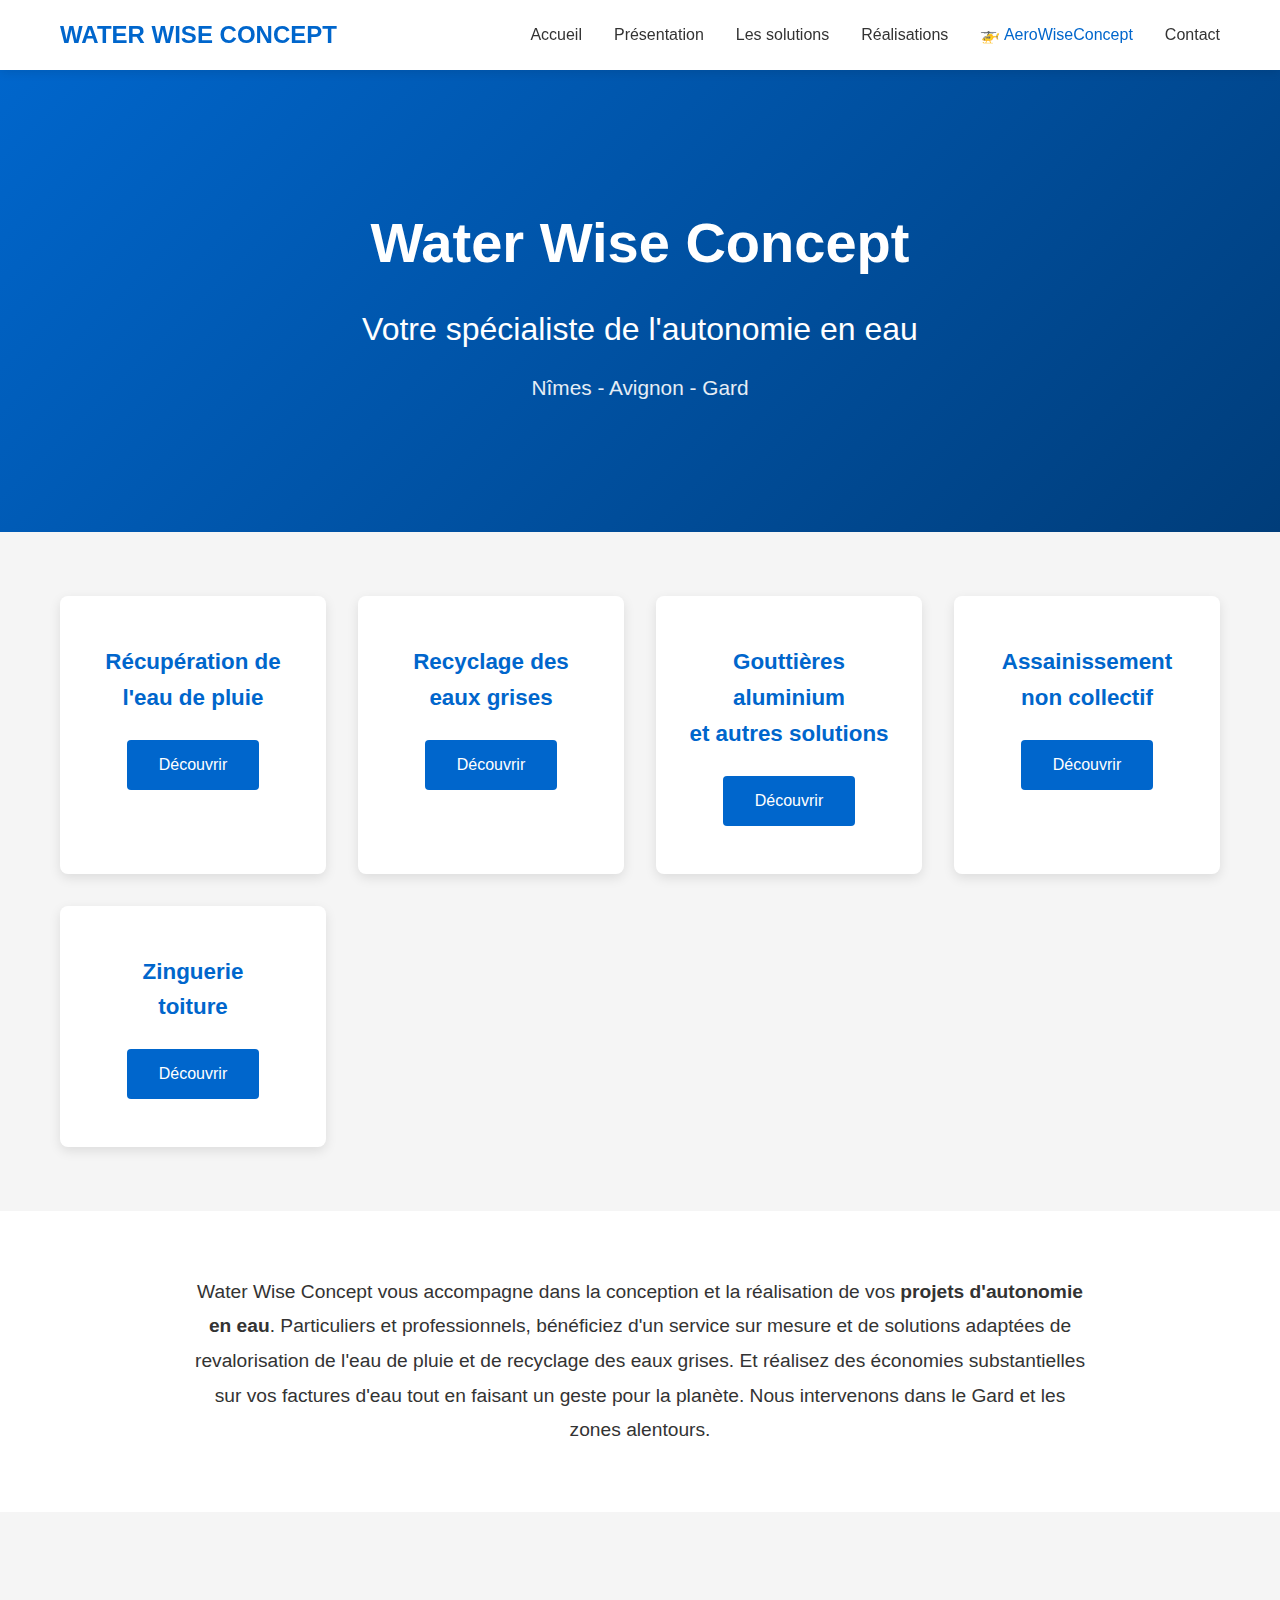
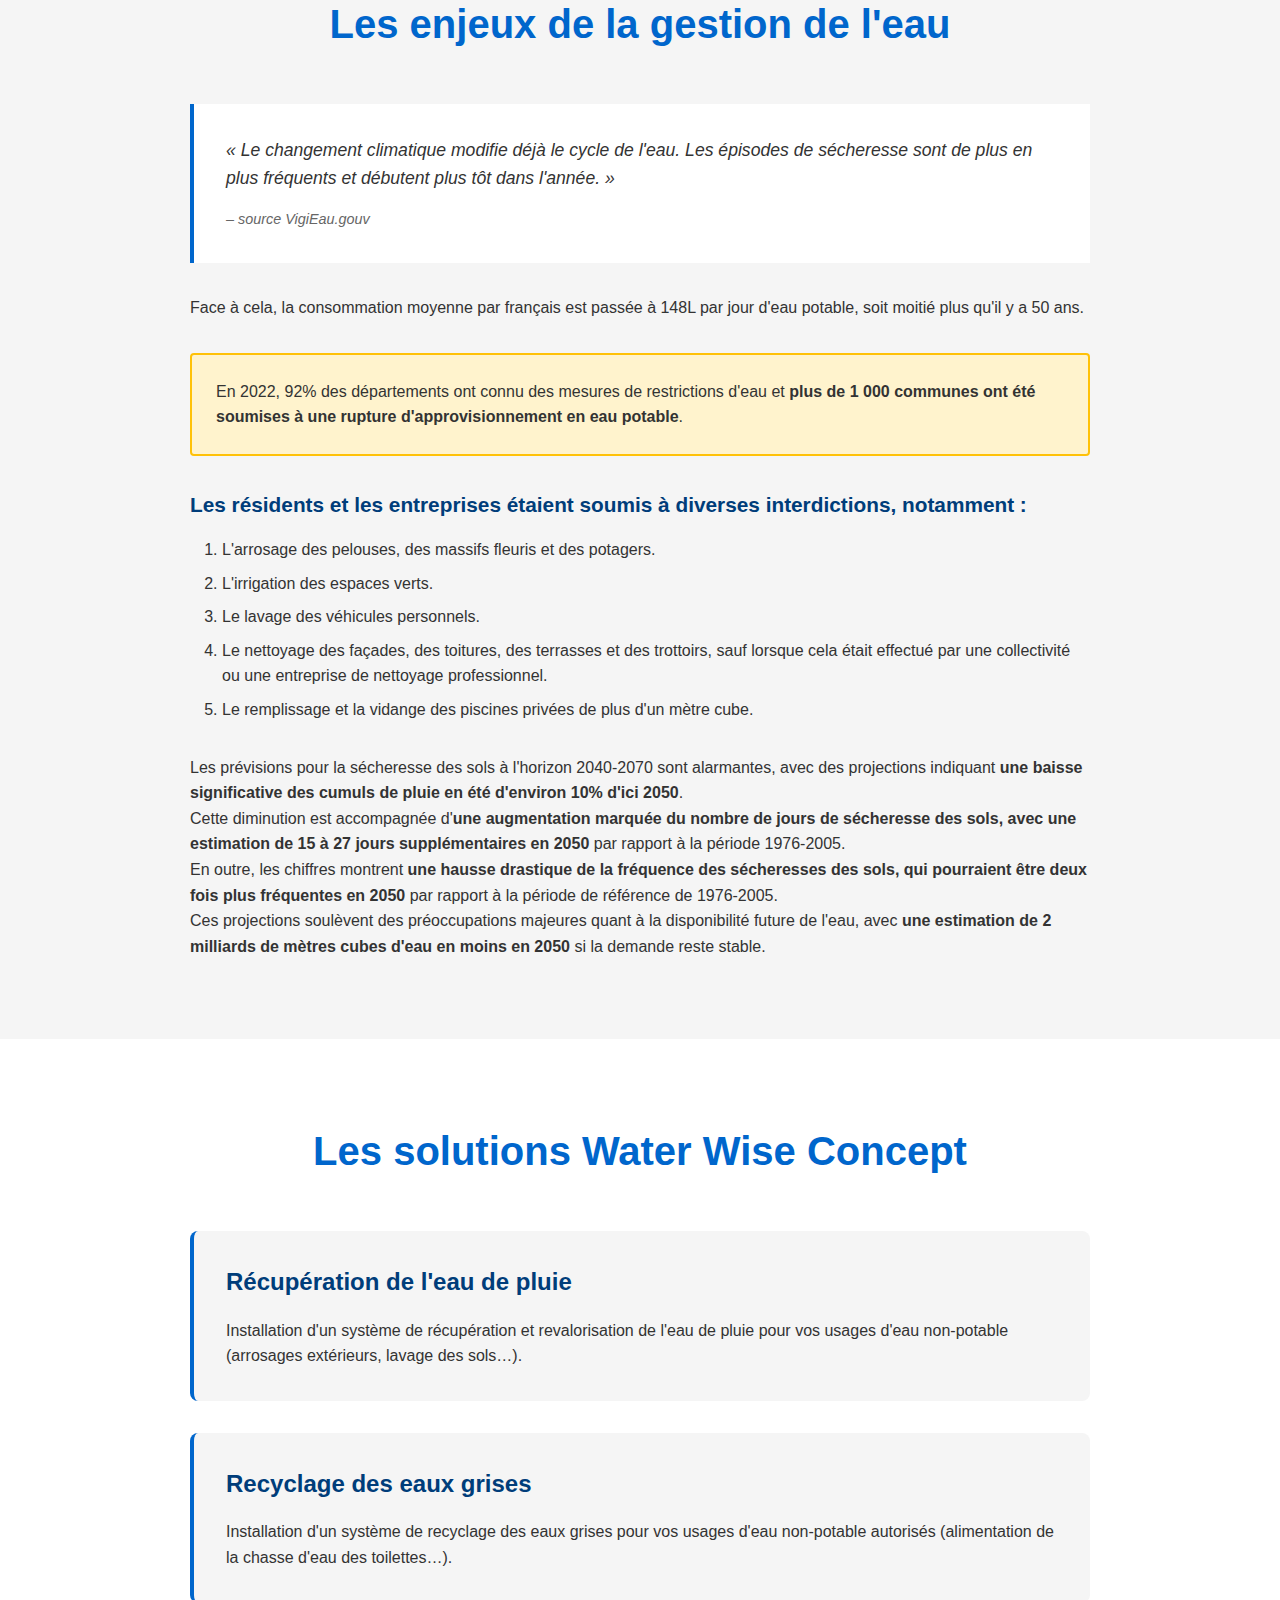
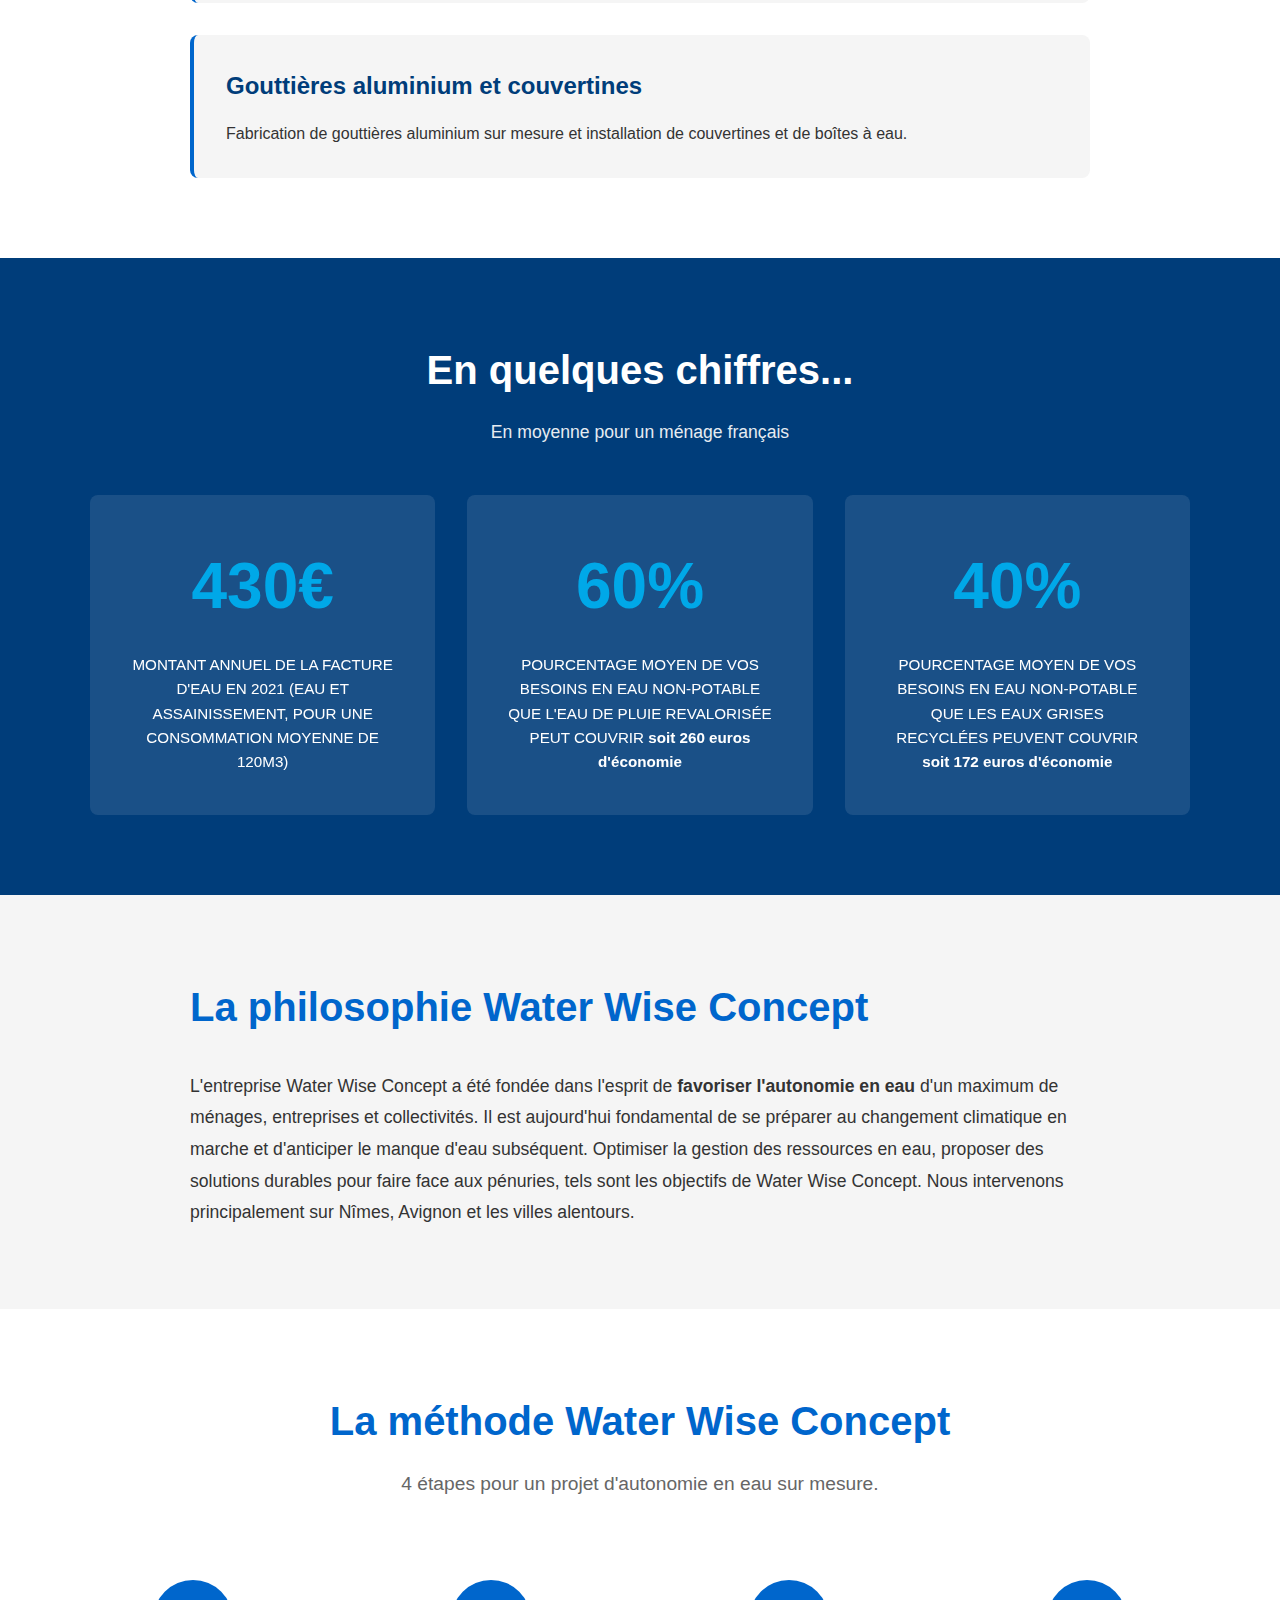
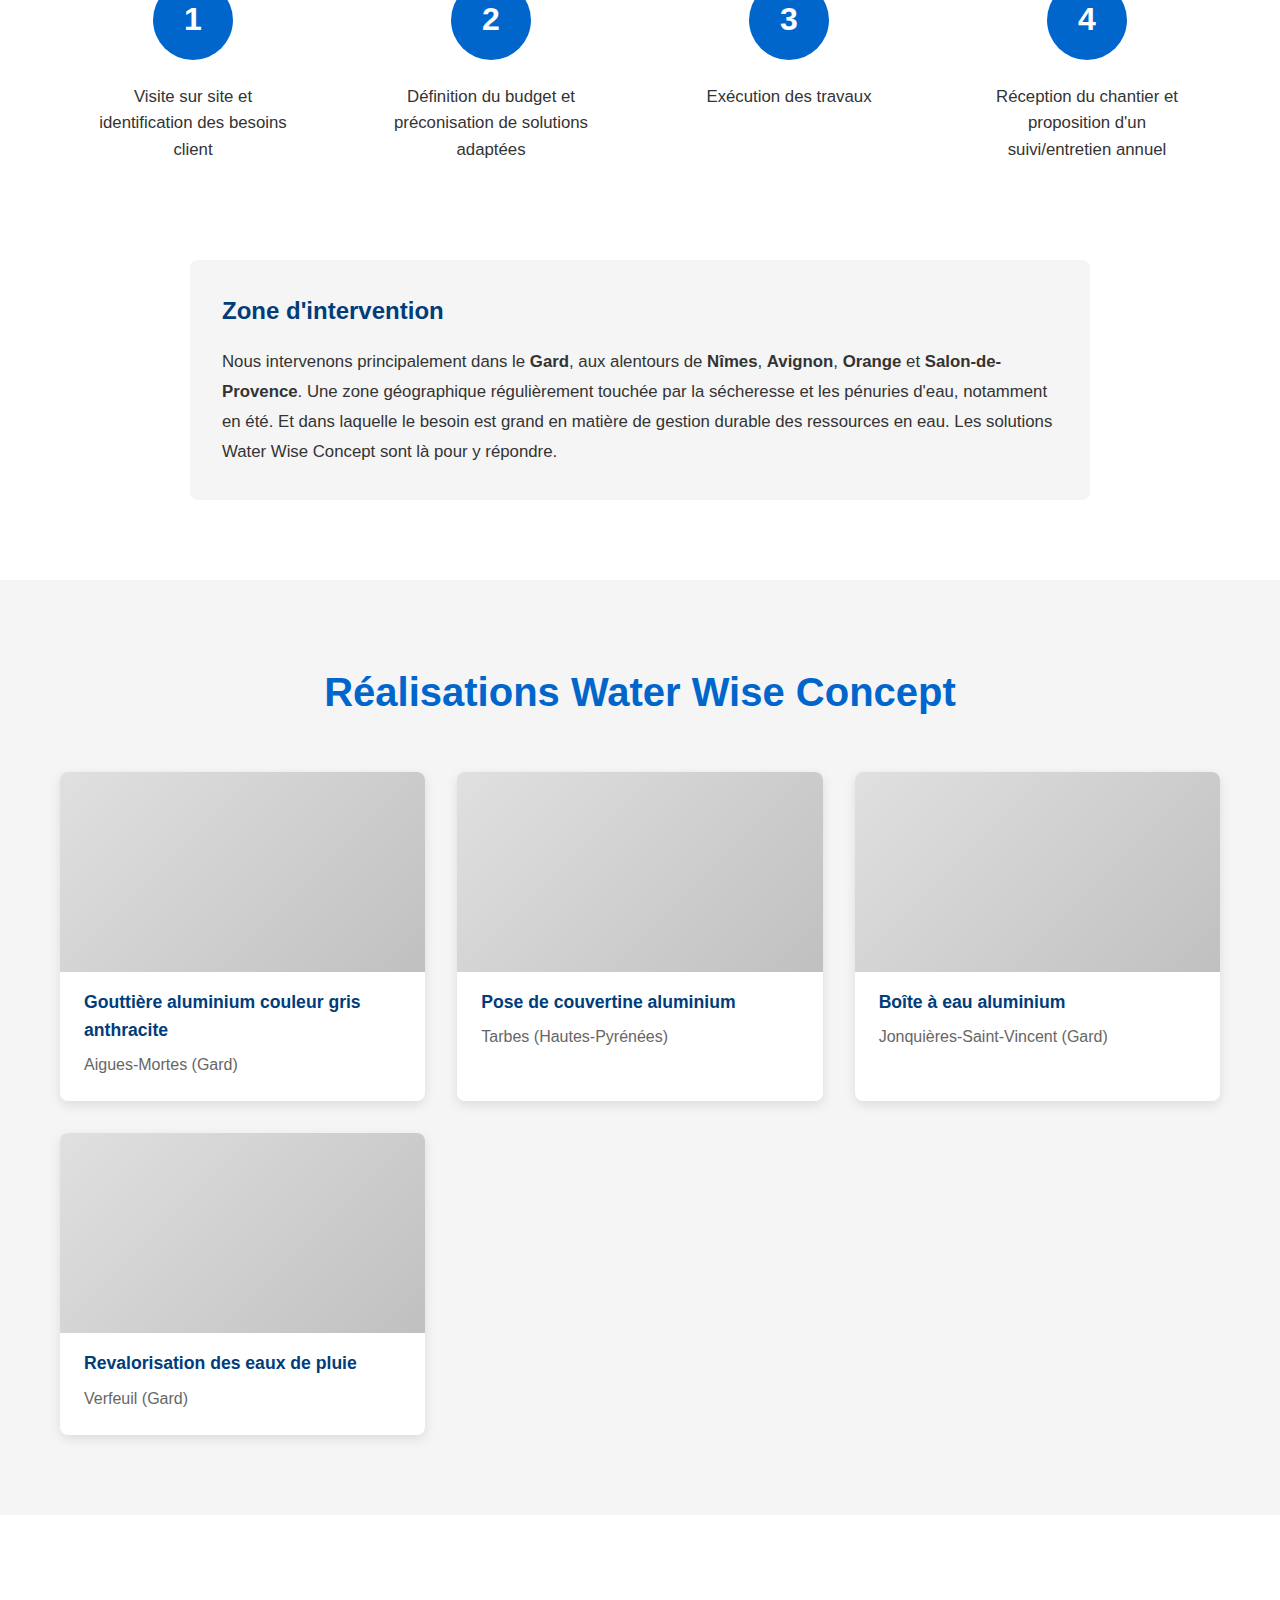
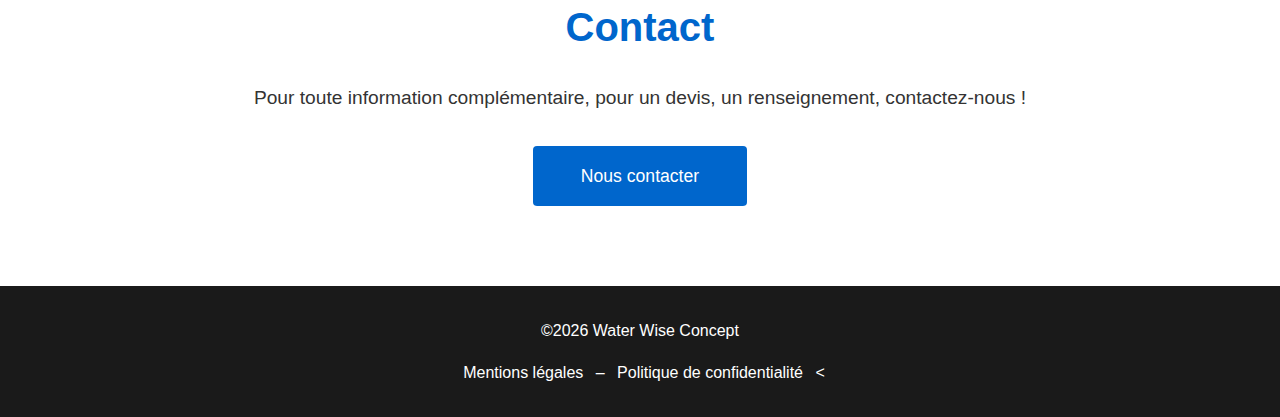
<file: index.html>
<!DOCTYPE html>
<html lang="fr">
<head>
    <meta charset="UTF-8">
    <meta name="viewport" content="width=device-width, initial-scale=1.0">
    <title>Water Wise Concept - Spécialiste de l'autonomie en eau dans le Gard</title>
    <link rel="stylesheet" href="style.css">
</head>
<body>
    <!-- Navigation -->
    <header>
        <nav class="navbar">
            <div class="container">
                <div class="logo">
                    <h2>WATER WISE CONCEPT</h2>
                </div>
                <ul class="nav-menu">
                    <li><a href="#accueil">Accueil</a></li>
                    <li><a href="#presentation">Présentation</a></li>
                    <li class="dropdown">
                        <a href="#solutions">Les solutions</a>
                        <ul class="dropdown-menu">
                            <li><a href="#recuperation-pluie">Récupération de l'eau de pluie</a></li>
                            <li><a href="#recyclage-grises">Recyclage des eaux grises</a></li>
                            <li><a href="#gouttieres">Gouttières aluminium et Couvertines</a></li>
                            <li><a href="#assainissement">Assainissement non-collectif</a></li>
                            <li><a href="#zinguerie">Zinguerie toiture</a></li>
                        </ul>
                    </li>
                    <li><a href="#realisations">Réalisations</a></li>
                    <li><a href="aerowiseconcept/index.html" class="nav-aero">🚁 AeroWiseConcept</a></li>
                    <li><a href="#contact">Contact</a></li>
                </ul>
            </div>
        </nav>
    </header>

    <!-- Hero Section -->
    <section id="accueil" class="hero">
        <div class="hero-content">
            <h1>Water Wise Concept</h1>
            <h2>Votre spécialiste de l'autonomie en eau</h2>
            <p class="hero-subtitle">Nîmes - Avignon - Gard</p>
        </div>
    </section>

    <!-- Services Grid -->
    <section class="services-grid">
        <div class="container">
            <div class="service-card">
                <h3>Récupération de<br>l'eau de pluie</h3>
                <a href="#recuperation-pluie" class="btn">Découvrir</a>
            </div>
            <div class="service-card">
                <h3>Recyclage des<br>eaux grises</h3>
                <a href="#recyclage-grises" class="btn">Découvrir</a>
            </div>
            <div class="service-card">
                <h3>Gouttières aluminium<br>et autres solutions</h3>
                <a href="#gouttieres" class="btn">Découvrir</a>
            </div>
            <div class="service-card">
                <h3>Assainissement<br>non collectif</h3>
                <a href="#assainissement" class="btn">Découvrir</a>
            </div>
            <div class="service-card">
                <h3>Zinguerie<br>toiture</h3>
                <a href="#zinguerie" class="btn">Découvrir</a>
            </div>
        </div>
    </section>

    <!-- Introduction -->
    <section id="presentation" class="intro-section">
        <div class="container">
            <p class="intro-text">
                Water Wise Concept vous accompagne dans la conception et la réalisation de vos <strong>projets d'autonomie en eau</strong>. 
                Particuliers et professionnels, bénéficiez d'un service sur mesure et de solutions adaptées de revalorisation de l'eau de pluie 
                et de recyclage des eaux grises. Et réalisez des économies substantielles sur vos factures d'eau tout en faisant un geste 
                pour la planète. Nous intervenons dans le Gard et les zones alentours.
            </p>
        </div>
    </section>

    <!-- Enjeux Section -->
    <section class="enjeux-section">
        <div class="container">
            <h2>Les enjeux de la gestion de l'eau</h2>
            
            <div class="enjeux-content">
                <div class="enjeux-text">
                    <blockquote>
                        « Le changement climatique modifie déjà le cycle de l'eau. Les épisodes de sécheresse sont de plus en plus 
                        fréquents et débutent plus tôt dans l'année. »
                        <cite>– source VigiEau.gouv</cite>
                    </blockquote>
                    
                    <p>Face à cela, la consommation moyenne par français est passée à 148L par jour d'eau potable, soit moitié plus qu'il y a 50 ans.</p>
                    
                    <div class="stat-box">
                        <p>En 2022, 92% des départements ont connu des mesures de restrictions d'eau et <strong>plus de 1 000 communes 
                        ont été soumises à une rupture d'approvisionnement en eau potable</strong>.</p>
                    </div>
                    
                    <h3>Les résidents et les entreprises étaient soumis à diverses interdictions, notamment :</h3>
                    <ol>
                        <li>L'arrosage des pelouses, des massifs fleuris et des potagers.</li>
                        <li>L'irrigation des espaces verts.</li>
                        <li>Le lavage des véhicules personnels.</li>
                        <li>Le nettoyage des façades, des toitures, des terrasses et des trottoirs, sauf lorsque cela était effectué par une collectivité ou une entreprise de nettoyage professionnel.</li>
                        <li>Le remplissage et la vidange des piscines privées de plus d'un mètre cube.</li>
                    </ol>
                    
                    <p>Les prévisions pour la sécheresse des sols à l'horizon 2040-2070 sont alarmantes, avec des projections indiquant 
                    <strong>une baisse significative des cumuls de pluie en été d'environ 10% d'ici 2050</strong>.</p>
                    
                    <p>Cette diminution est accompagnée d'<strong>une augmentation marquée du nombre de jours de sécheresse des sols, 
                    avec une estimation de 15 à 27 jours supplémentaires en 2050</strong> par rapport à la période 1976-2005.</p>
                    
                    <p>En outre, les chiffres montrent <strong>une hausse drastique de la fréquence des sécheresses des sols, 
                    qui pourraient être deux fois plus fréquentes en 2050</strong> par rapport à la période de référence de 1976-2005.</p>
                    
                    <p>Ces projections soulèvent des préoccupations majeures quant à la disponibilité future de l'eau, avec 
                    <strong>une estimation de 2 milliards de mètres cubes d'eau en moins en 2050</strong> si la demande reste stable.</p>
                </div>
            </div>
        </div>
    </section>

    <!-- Solutions Section -->
    <section id="solutions" class="solutions-section">
        <div class="container">
            <h2>Les solutions Water Wise Concept</h2>
            
            <div class="solutions-grid">
                <div id="recuperation-pluie" class="solution-item">
                    <h3>Récupération de l'eau de pluie</h3>
                    <p>Installation d'un système de récupération et revalorisation de l'eau de pluie pour vos usages d'eau non-potable 
                    (arrosages extérieurs, lavage des sols…).</p>
                </div>
                
                <div id="recyclage-grises" class="solution-item">
                    <h3>Recyclage des eaux grises</h3>
                    <p>Installation d'un système de recyclage des eaux grises pour vos usages d'eau non-potable autorisés 
                    (alimentation de la chasse d'eau des toilettes…).</p>
                </div>
                
                <div id="gouttieres" class="solution-item">
                    <h3>Gouttières aluminium et couvertines</h3>
                    <p>Fabrication de gouttières aluminium sur mesure et installation de couvertines et de boîtes à eau.</p>
                </div>
            </div>
        </div>
    </section>

    <!-- Chiffres Section -->
    <section class="chiffres-section">
        <div class="container">
            <h2>En quelques chiffres...</h2>
            <p class="subtitle">En moyenne pour un ménage français</p>
            
            <div class="stats-grid">
                <div class="stat-card">
                    <div class="stat-number">430€</div>
                    <p>MONTANT ANNUEL DE LA FACTURE D'EAU EN 2021 (EAU ET ASSAINISSEMENT, POUR UNE CONSOMMATION MOYENNE DE 120M3)</p>
                </div>
                
                <div class="stat-card">
                    <div class="stat-number">60%</div>
                    <p>POURCENTAGE MOYEN DE VOS BESOINS EN EAU NON-POTABLE QUE L'EAU DE PLUIE REVALORISÉE PEUT COUVRIR 
                    <strong>soit 260 euros d'économie</strong></p>
                </div>
                
                <div class="stat-card">
                    <div class="stat-number">40%</div>
                    <p>POURCENTAGE MOYEN DE VOS BESOINS EN EAU NON-POTABLE QUE LES EAUX GRISES RECYCLÉES PEUVENT COUVRIR 
                    <strong>soit 172 euros d'économie</strong></p>
                </div>
            </div>
        </div>
    </section>

    <!-- Philosophie Section -->
    <section class="philosophie-section">
        <div class="container">
            <div class="content-grid">
                <div class="content-text">
                    <h2>La philosophie Water Wise Concept</h2>
                    <p>L'entreprise Water Wise Concept a été fondée dans l'esprit de <strong>favoriser l'autonomie en eau</strong> 
                    d'un maximum de ménages, entreprises et collectivités. Il est aujourd'hui fondamental de se préparer au changement 
                    climatique en marche et d'anticiper le manque d'eau subséquent. Optimiser la gestion des ressources en eau, 
                    proposer des solutions durables pour faire face aux pénuries, tels sont les objectifs de Water Wise Concept. 
                    Nous intervenons principalement sur Nîmes, Avignon et les villes alentours.</p>
                </div>
            </div>
        </div>
    </section>

    <!-- Méthode Section -->
    <section class="methode-section">
        <div class="container">
            <h2>La méthode Water Wise Concept</h2>
            <p class="subtitle">4 étapes pour un projet d'autonomie en eau sur mesure.</p>
            
            <div class="methode-steps">
                <div class="step">
                    <div class="step-number">1</div>
                    <p>Visite sur site et identification des besoins client</p>
                </div>
                <div class="step">
                    <div class="step-number">2</div>
                    <p>Définition du budget et préconisation de solutions adaptées</p>
                </div>
                <div class="step">
                    <div class="step-number">3</div>
                    <p>Exécution des travaux</p>
                </div>
                <div class="step">
                    <div class="step-number">4</div>
                    <p>Réception du chantier et proposition d'un suivi/entretien annuel</p>
                </div>
            </div>
            
            <div class="zone-intervention">
                <h3>Zone d'intervention</h3>
                <p>Nous intervenons principalement dans le <strong>Gard</strong>, aux alentours de <strong>Nîmes</strong>, 
                <strong>Avignon</strong>, <strong>Orange</strong> et <strong>Salon-de-Provence</strong>. Une zone géographique 
                régulièrement touchée par la sécheresse et les pénuries d'eau, notamment en été. Et dans laquelle le besoin est 
                grand en matière de gestion durable des ressources en eau. Les solutions Water Wise Concept sont là pour y répondre.</p>
            </div>
        </div>
    </section>

    <!-- Réalisations Section -->
    <section id="realisations" class="realisations-section">
        <div class="container">
            <h2>Réalisations Water Wise Concept</h2>
            <div class="realisations-grid">
                <div class="realisation-card">
                    <div class="realisation-image"></div>
                    <h4>Gouttière aluminium couleur gris anthracite</h4>
                    <p>Aigues-Mortes (Gard)</p>
                </div>
                <div class="realisation-card">
                    <div class="realisation-image"></div>
                    <h4>Pose de couvertine aluminium</h4>
                    <p>Tarbes (Hautes-Pyrénées)</p>
                </div>
                <div class="realisation-card">
                    <div class="realisation-image"></div>
                    <h4>Boîte à eau aluminium</h4>
                    <p>Jonquières-Saint-Vincent (Gard)</p>
                </div>
                <div class="realisation-card">
                    <div class="realisation-image"></div>
                    <h4>Revalorisation des eaux de pluie</h4>
                    <p>Verfeuil (Gard)</p>
                </div>
            </div>
        </div>
    </section>

    <!-- Contact Section -->
    <section id="contact" class="contact-section">
        <div class="container">
            <h2>Contact</h2>
            <p>Pour toute information complémentaire, pour un devis, un renseignement, contactez-nous !</p>
            <a href="/cdn-cgi/l/email-protection#a8cbc7c6dcc9cbdce8dfc9dccddadfc1dbcdcbc7c6cbcdd8dc86cbc7c5" class="btn btn-large">Nous contacter</a>
        </div>
    </section>

    <!-- Footer -->
    <footer>
        <div class="container">
            <p>©2026 Water Wise Concept</p>
            <div class="footer-links">
                <a href="#">Mentions légales</a>
                <span>–</span>
                <a href="#">Politique de confidentialité</a>
            <
</file>
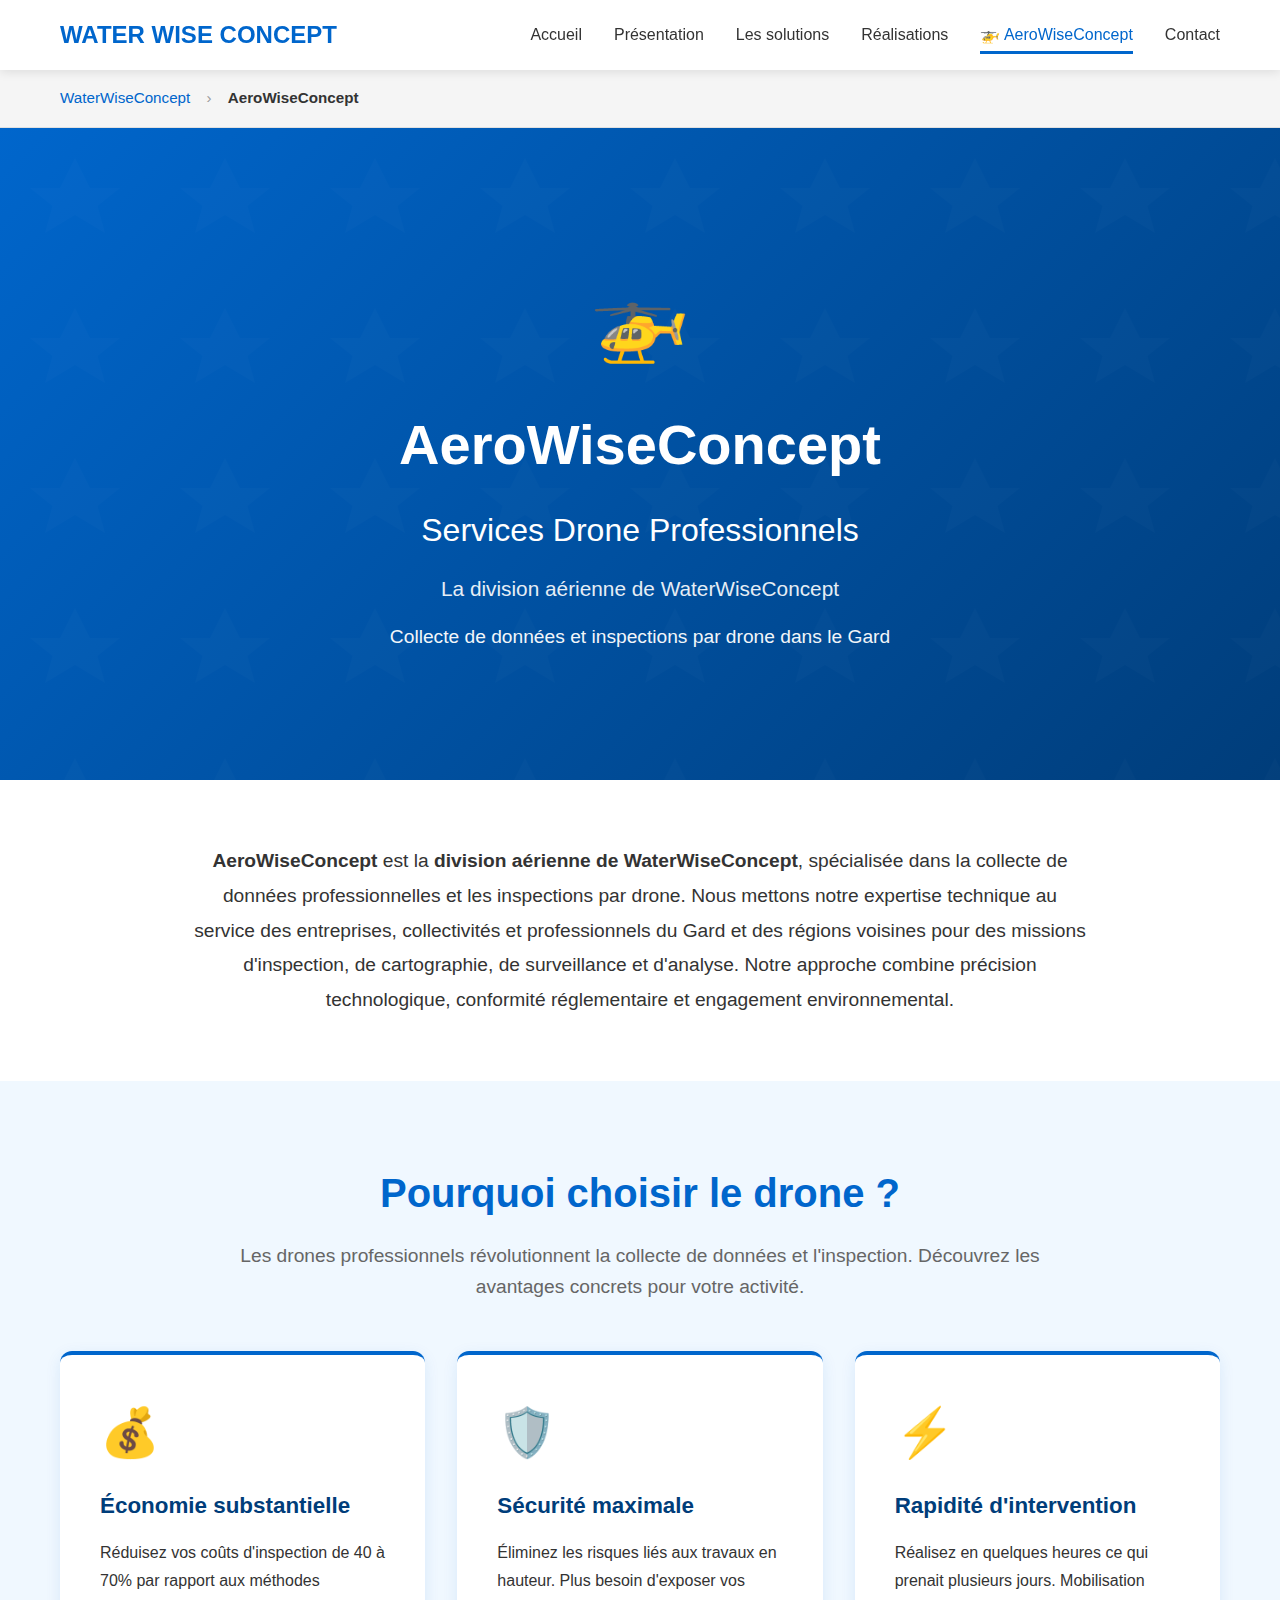
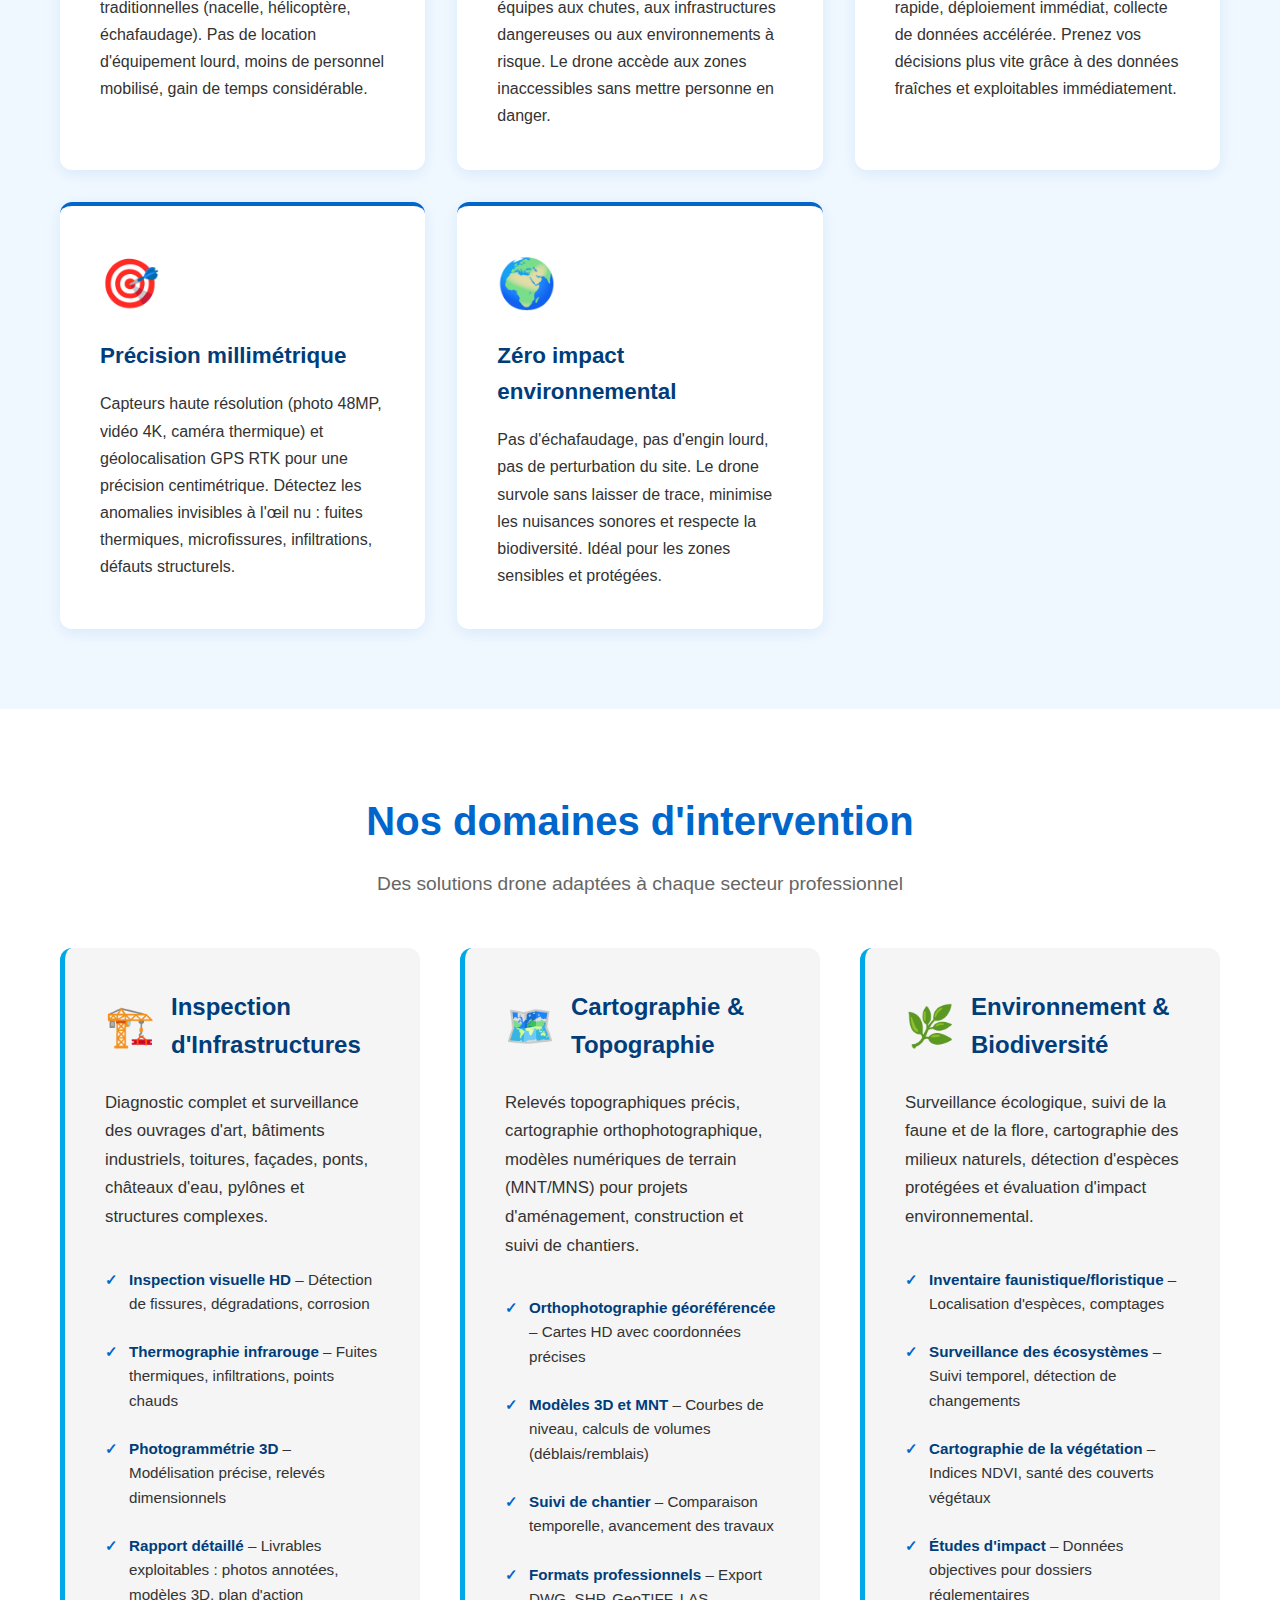
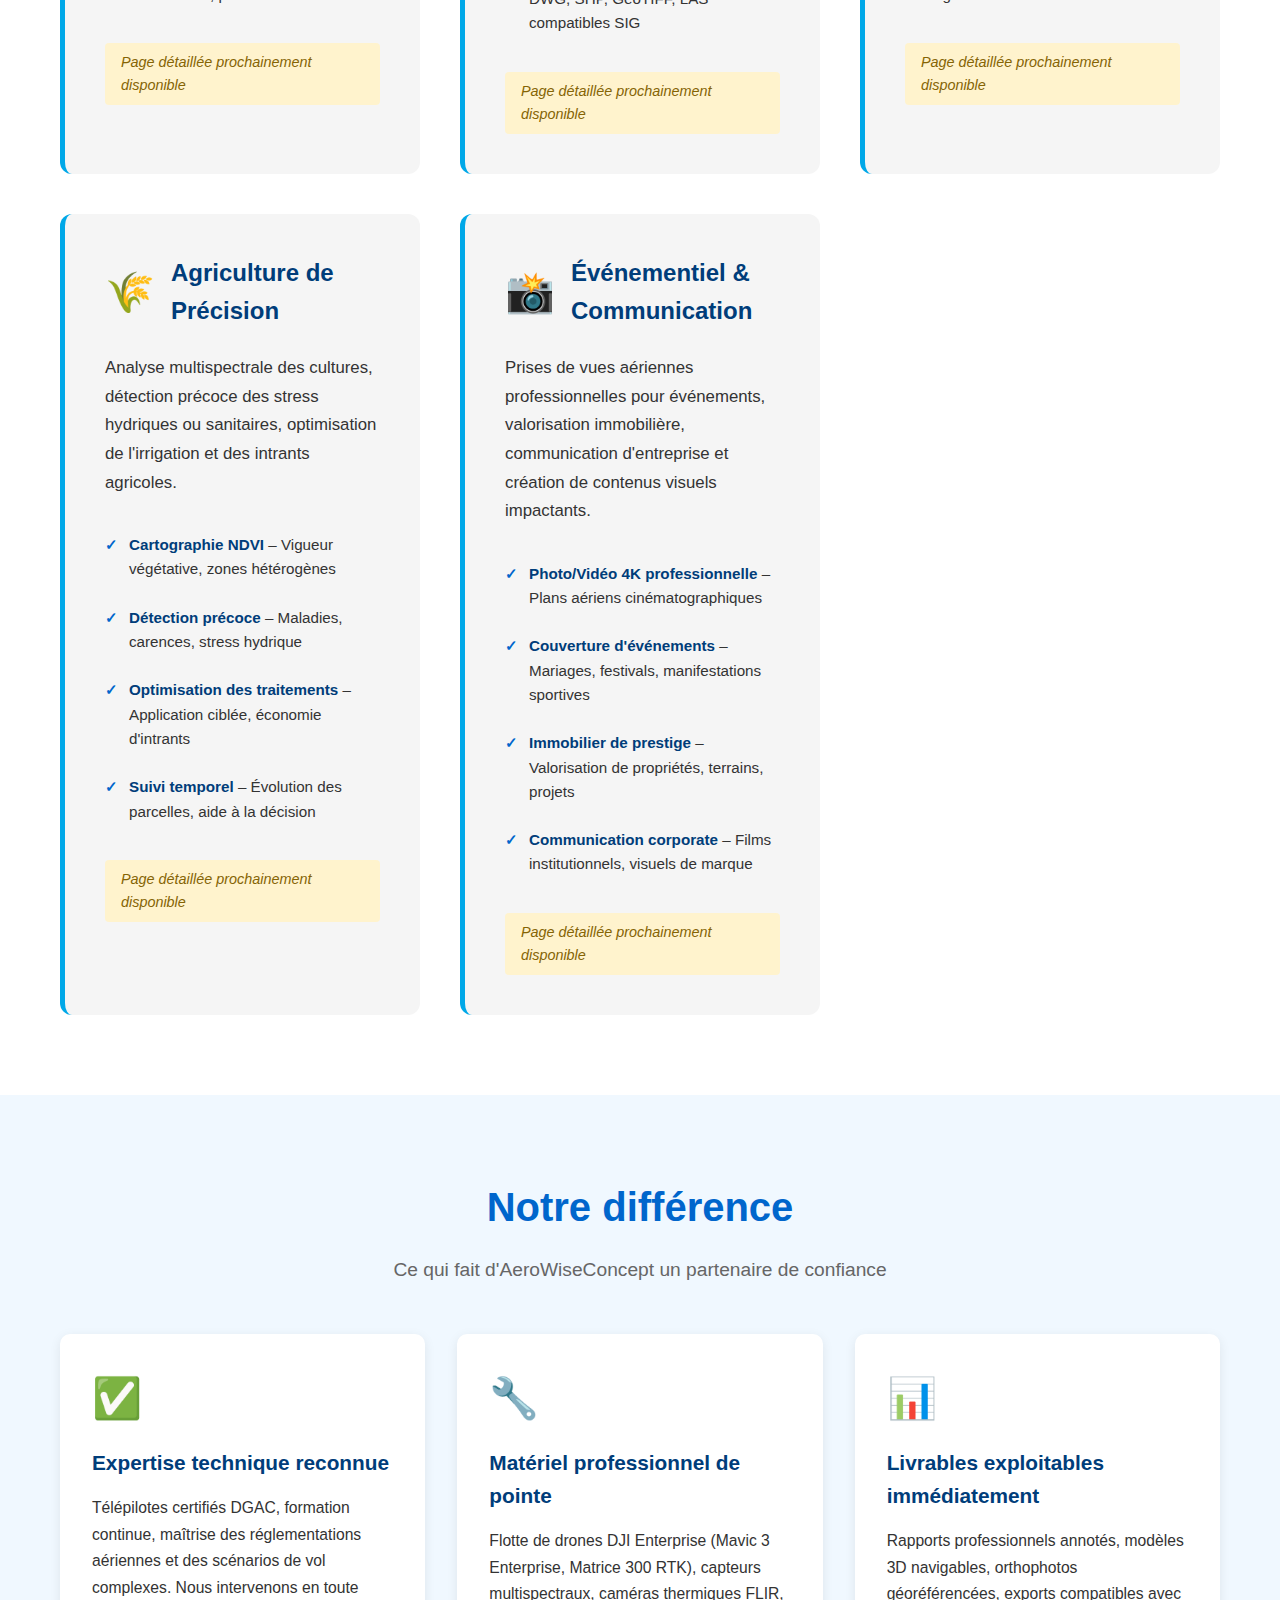
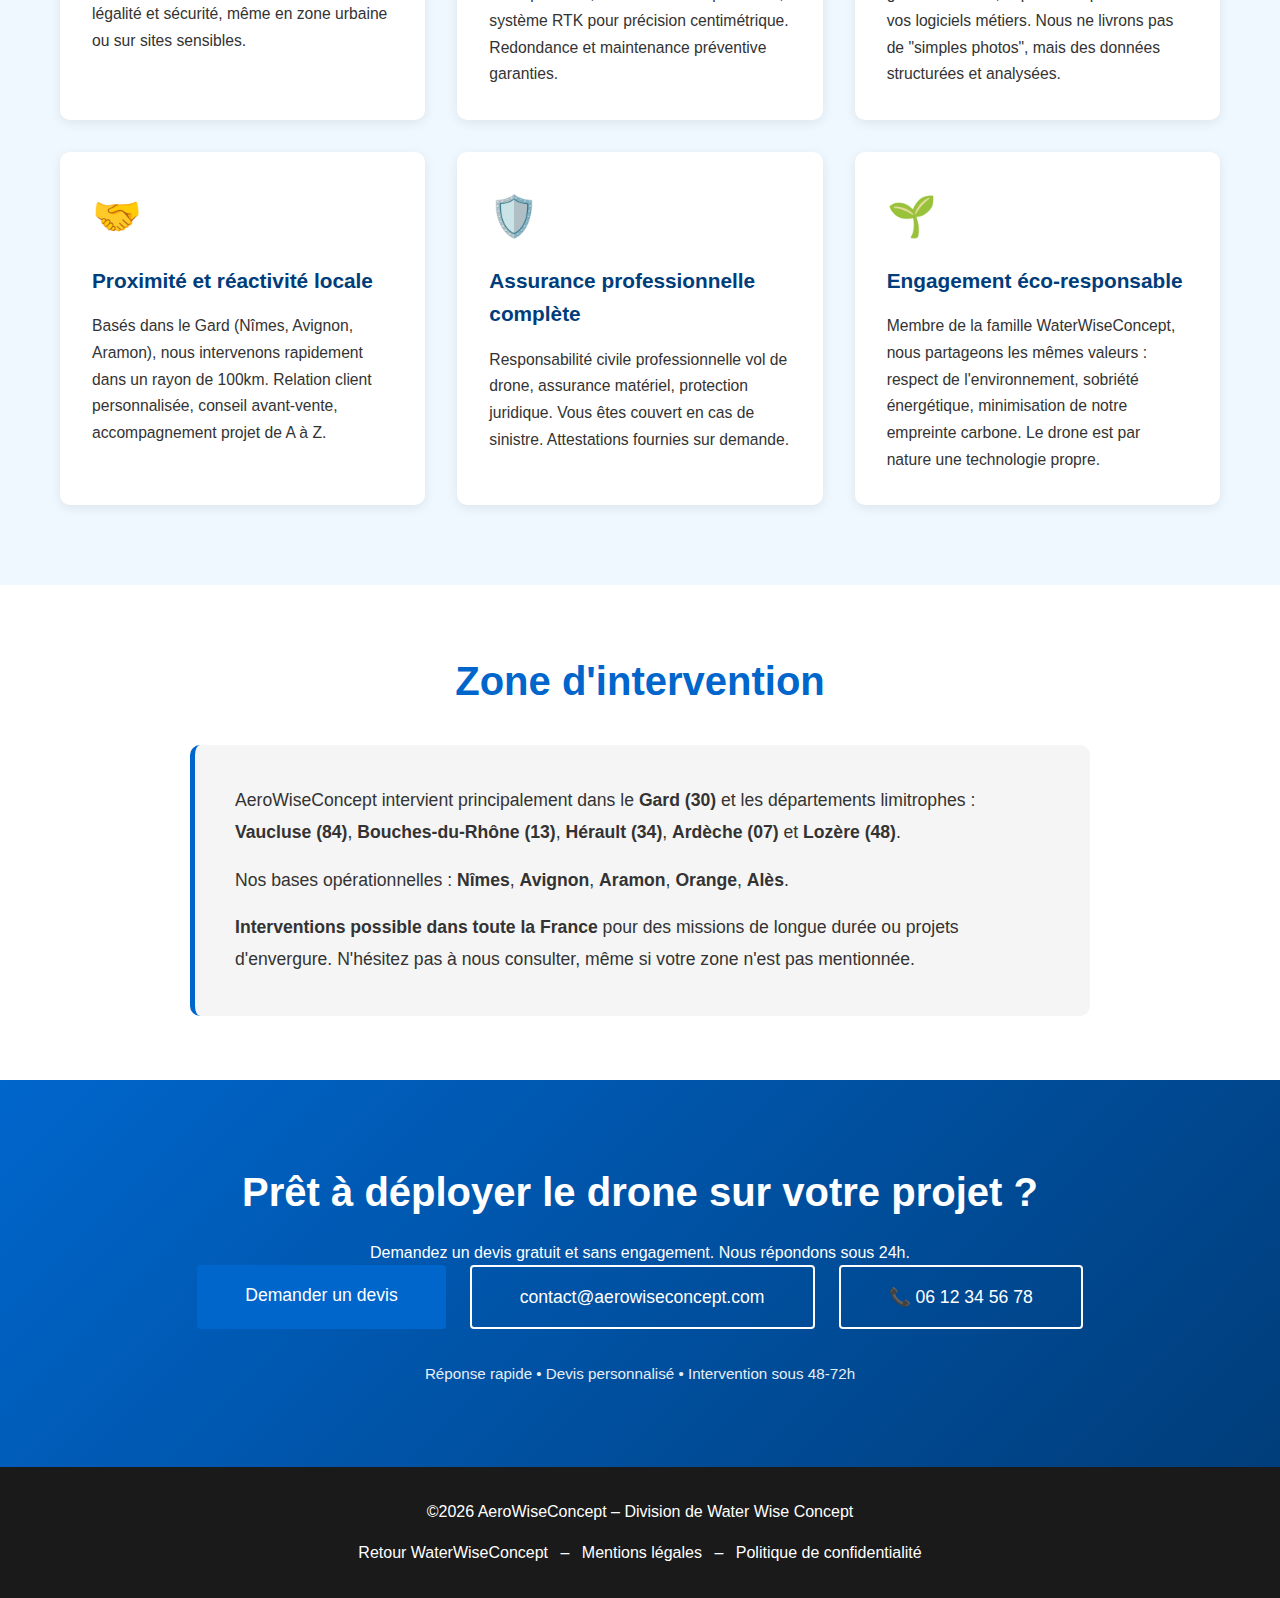
<file: aerowiseconcept/index.html>
<!DOCTYPE html>
<html lang="fr">
<head>
    <meta charset="UTF-8">
    <meta name="viewport" content="width=device-width, initial-scale=1.0">
    
    <!-- SEO Meta Tags -->
    <title>AeroWiseConcept – Division Drone de WaterWiseConcept | Services Professionnels par Drone</title>
    <meta name="description" content="AeroWiseConcept, division drone de WaterWiseConcept, propose des services professionnels d'inspection, cartographie et surveillance par drone dans le Gard. Expertise technique et fiabilité garanties.">
    <meta name="keywords" content="drone professionnel, inspection par drone, cartographie drone, topographie, surveillance environnement, Gard, Nîmes, Avignon">
    <meta name="author" content="AeroWiseConcept - WaterWiseConcept">
    
    <!-- Open Graph / Social Media -->
    <meta property="og:title" content="AeroWiseConcept – Services Drone Professionnels">
    <meta property="og:description" content="Division drone de WaterWiseConcept spécialisée dans l'inspection, la cartographie et la surveillance par drone.">
    <meta property="og:type" content="website">
    
    <!-- Canonical URL -->
    <link rel="canonical" href="https://votre-domaine.github.io/aerowiseconcept/">
    
    <link rel="stylesheet" href="../style.css">
    <link rel="stylesheet" href="aerowiseconcept-style.css">
</head>
<body>
    <!-- Navigation -->
    <header>
        <nav class="navbar">
            <div class="container">
                <div class="logo">
                    <a href="../index.html" style="text-decoration: none; color: inherit;">
                        <h2>WATER WISE CONCEPT</h2>
                    </a>
                </div>
                <ul class="nav-menu">
                    <li><a href="../index.html#accueil">Accueil</a></li>
                    <li><a href="../index.html#presentation">Présentation</a></li>
                    <li class="dropdown">
                        <a href="../index.html#solutions">Les solutions</a>
                        <ul class="dropdown-menu">
                            <li><a href="../index.html#recuperation-pluie">Récupération de l'eau de pluie</a></li>
                            <li><a href="../index.html#recyclage-grises">Recyclage des eaux grises</a></li>
                            <li><a href="../index.html#gouttieres">Gouttières aluminium et Couvertines</a></li>
                            <li><a href="../index.html#assainissement">Assainissement non-collectif</a></li>
                            <li><a href="../index.html#zinguerie">Zinguerie toiture</a></li>
                        </ul>
                    </li>
                    <li><a href="../index.html#realisations">Réalisations</a></li>
                    <li><a href="index.html" class="nav-aero active">🚁 AeroWiseConcept</a></li>
                    <li><a href="../index.html#contact">Contact</a></li>
                </ul>
            </div>
        </nav>
    </header>

    <!-- Fil d'Ariane / Breadcrumb -->
    <div class="breadcrumb">
        <div class="container">
            <a href="../index.html">WaterWiseConcept</a>
            <span class="separator">›</span>
            <span class="current">AeroWiseConcept</span>
        </div>
    </div>

    <!-- Hero Section AeroWise -->
    <section class="hero hero-aero">
        <div class="hero-content">
            <div class="hero-icon">🚁</div>
            <h1>AeroWiseConcept</h1>
            <h2>Services Drone Professionnels</h2>
            <p class="hero-subtitle">La division aérienne de WaterWiseConcept</p>
            <p class="hero-description">Collecte de données et inspections par drone dans le Gard</p>
        </div>
    </section>

    <!-- Introduction -->
    <section class="intro-section">
        <div class="container">
            <p class="intro-text">
                <strong>AeroWiseConcept</strong> est la <strong>division aérienne de WaterWiseConcept</strong>, spécialisée dans 
                la collecte de données professionnelles et les inspections par drone. Nous mettons notre expertise technique au 
                service des entreprises, collectivités et professionnels du Gard et des régions voisines pour des missions 
                d'inspection, de cartographie, de surveillance et d'analyse. Notre approche combine précision technologique, 
                conformité réglementaire et engagement environnemental.
            </p>
        </div>
    </section>

    <!-- Pourquoi le drone -->
    <section class="pourquoi-drone">
        <div class="container">
            <h2>Pourquoi choisir le drone ?</h2>
            <p class="section-intro">Les drones professionnels révolutionnent la collecte de données et l'inspection. 
            Découvrez les avantages concrets pour votre activité.</p>
            
            <div class="avantages-grid">
                <div class="avantage-card">
                    <div class="avantage-icon">💰</div>
                    <h3>Économie substantielle</h3>
                    <p>Réduisez vos coûts d'inspection de 40 à 70% par rapport aux méthodes traditionnelles (nacelle, hélicoptère, échafaudage). 
                    Pas de location d'équipement lourd, moins de personnel mobilisé, gain de temps considérable.</p>
                </div>
                
                <div class="avantage-card">
                    <div class="avantage-icon">🛡️</div>
                    <h3>Sécurité maximale</h3>
                    <p>Éliminez les risques liés aux travaux en hauteur. Plus besoin d'exposer vos équipes aux chutes, aux infrastructures 
                    dangereuses ou aux environnements à risque. Le drone accède aux zones inaccessibles sans mettre personne en danger.</p>
                </div>
                
                <div class="avantage-card">
                    <div class="avantage-icon">⚡</div>
                    <h3>Rapidité d'intervention</h3>
                    <p>Réalisez en quelques heures ce qui prenait plusieurs jours. Mobilisation rapide, déploiement immédiat, 
                    collecte de données accélérée. Prenez vos décisions plus vite grâce à des données fraîches et exploitables immédiatement.</p>
                </div>
                
                <div class="avantage-card">
                    <div class="avantage-icon">🎯</div>
                    <h3>Précision millimétrique</h3>
                    <p>Capteurs haute résolution (photo 48MP, vidéo 4K, caméra thermique) et géolocalisation GPS RTK pour une précision 
                    centimétrique. Détectez les anomalies invisibles à l'œil nu : fuites thermiques, microfissures, infiltrations, 
                    défauts structurels.</p>
                </div>
                
                <div class="avantage-card">
                    <div class="avantage-icon">🌍</div>
                    <h3>Zéro impact environnemental</h3>
                    <p>Pas d'échafaudage, pas d'engin lourd, pas de perturbation du site. Le drone survole sans laisser de trace, 
                    minimise les nuisances sonores et respecte la biodiversité. Idéal pour les zones sensibles et protégées.</p>
                </div>
            </div>
        </div>
    </section>

    <!-- Domaines d'intervention -->
    <section class="domaines-section">
        <div class="container">
            <h2>Nos domaines d'intervention</h2>
            <p class="section-intro">Des solutions drone adaptées à chaque secteur professionnel</p>
            
            <div class="domaines-grid">
                <!-- Inspection Infrastructures -->
                <div class="domaine-card">
                    <div class="domaine-header">
                        <div class="domaine-icon">🏗️</div>
                        <h3>Inspection d'Infrastructures</h3>
                    </div>
                    <p class="domaine-description">
                        Diagnostic complet et surveillance des ouvrages d'art, bâtiments industriels, toitures, façades, 
                        ponts, châteaux d'eau, pylônes et structures complexes.
                    </p>
                    <ul class="domaine-liste">
                        <li><strong>Inspection visuelle HD</strong> – Détection de fissures, dégradations, corrosion</li>
                        <li><strong>Thermographie infrarouge</strong> – Fuites thermiques, infiltrations, points chauds</li>
                        <li><strong>Photogrammétrie 3D</strong> – Modélisation précise, relevés dimensionnels</li>
                        <li><strong>Rapport détaillé</strong> – Livrables exploitables : photos annotées, modèles 3D, plan d'action</li>
                    </ul>
                    <!-- PLACEHOLDER : Lien vers sous-page future -->
                    <!-- <a href="inspection-infrastructures.html" class="btn btn-secondary">En savoir plus</a> -->
                    <span class="coming-soon">Page détaillée prochainement disponible</span>
                </div>

                <!-- Cartographie & Topographie -->
                <div class="domaine-card">
                    <div class="domaine-header">
                        <div class="domaine-icon">🗺️</div>
                        <h3>Cartographie & Topographie</h3>
                    </div>
                    <p class="domaine-description">
                        Relevés topographiques précis, cartographie orthophotographique, modèles numériques de terrain (MNT/MNS) 
                        pour projets d'aménagement, construction et suivi de chantiers.
                    </p>
                    <ul class="domaine-liste">
                        <li><strong>Orthophotographie géoréférencée</strong> – Cartes HD avec coordonnées précises</li>
                        <li><strong>Modèles 3D et MNT</strong> – Courbes de niveau, calculs de volumes (déblais/remblais)</li>
                        <li><strong>Suivi de chantier</strong> – Comparaison temporelle, avancement des travaux</li>
                        <li><strong>Formats professionnels</strong> – Export DWG, SHP, GeoTIFF, LAS compatibles SIG</li>
                    </ul>
                    <!-- PLACEHOLDER : Lien vers sous-page future -->
                    <!-- <a href="cartographie-topographie.html" class="btn btn-secondary">En savoir plus</a> -->
                    <span class="coming-soon">Page détaillée prochainement disponible</span>
                </div>

                <!-- Environnement & Biodiversité -->
                <div class="domaine-card">
                    <div class="domaine-header">
                        <div class="domaine-icon">🌿</div>
                        <h3>Environnement & Biodiversité</h3>
                    </div>
                    <p class="domaine-description">
                        Surveillance écologique, suivi de la faune et de la flore, cartographie des milieux naturels, 
                        détection d'espèces protégées et évaluation d'impact environnemental.
                    </p>
                    <ul class="domaine-liste">
                        <li><strong>Inventaire faunistique/floristique</strong> – Localisation d'espèces, comptages</li>
                        <li><strong>Surveillance des écosystèmes</strong> – Suivi temporel, détection de changements</li>
                        <li><strong>Cartographie de la végétation</strong> – Indices NDVI, santé des couverts végétaux</li>
                        <li><strong>Études d'impact</strong> – Données objectives pour dossiers réglementaires</li>
                    </ul>
                    <!-- PLACEHOLDER : Lien vers sous-page future -->
                    <!-- <a href="environnement-biodiversite.html" class="btn btn-secondary">En savoir plus</a> -->
                    <span class="coming-soon">Page détaillée prochainement disponible</span>
                </div>

                <!-- Agriculture de Précision (bonus optionnel) -->
                <div class="domaine-card">
                    <div class="domaine-header">
                        <div class="domaine-icon">🌾</div>
                        <h3>Agriculture de Précision</h3>
                    </div>
                    <p class="domaine-description">
                        Analyse multispectrale des cultures, détection précoce des stress hydriques ou sanitaires, 
                        optimisation de l'irrigation et des intrants agricoles.
                    </p>
                    <ul class="domaine-liste">
                        <li><strong>Cartographie NDVI</strong> – Vigueur végétative, zones hétérogènes</li>
                        <li><strong>Détection précoce</strong> – Maladies, carences, stress hydrique</li>
                        <li><strong>Optimisation des traitements</strong> – Application ciblée, économie d'intrants</li>
                        <li><strong>Suivi temporel</strong> – Évolution des parcelles, aide à la décision</li>
                    </ul>
                    <!-- PLACEHOLDER : Lien vers sous-page future -->
                    <!-- <a href="agriculture-precision.html" class="btn btn-secondary">En savoir plus</a> -->
                    <span class="coming-soon">Page détaillée prochainement disponible</span>
                </div>

                <!-- Événementiel & Communication (bonus optionnel) -->
                <div class="domaine-card">
                    <div class="domaine-header">
                        <div class="domaine-icon">📸</div>
                        <h3>Événementiel & Communication</h3>
                    </div>
                    <p class="domaine-description">
                        Prises de vues aériennes professionnelles pour événements, valorisation immobilière, 
                        communication d'entreprise et création de contenus visuels impactants.
                    </p>
                    <ul class="domaine-liste">
                        <li><strong>Photo/Vidéo 4K professionnelle</strong> – Plans aériens cinématographiques</li>
                        <li><strong>Couverture d'événements</strong> – Mariages, festivals, manifestations sportives</li>
                        <li><strong>Immobilier de prestige</strong> – Valorisation de propriétés, terrains, projets</li>
                        <li><strong>Communication corporate</strong> – Films institutionnels, visuels de marque</li>
                    </ul>
                    <!-- PLACEHOLDER : Lien vers sous-page future -->
                    <!-- <a href="evenementiel-communication.html" class="btn btn-secondary">En savoir plus</a> -->
                    <span class="coming-soon">Page détaillée prochainement disponible</span>
                </div>
            </div>
        </div>
    </section>

    <!-- Notre différence -->
    <section class="difference-section">
        <div class="container">
            <h2>Notre différence</h2>
            <p class="section-intro">Ce qui fait d'AeroWiseConcept un partenaire de confiance</p>
            
            <div class="difference-grid">
                <div class="difference-item">
                    <div class="difference-icon">✅</div>
                    <h3>Expertise technique reconnue</h3>
                    <p>Télépilotes certifiés DGAC, formation continue, maîtrise des réglementations aériennes et des scénarios de vol complexes. 
                    Nous intervenons en toute légalité et sécurité, même en zone urbaine ou sur sites sensibles.</p>
                </div>
                
                <div class="difference-item">
                    <div class="difference-icon">🔧</div>
                    <h3>Matériel professionnel de pointe</h3>
                    <p>Flotte de drones DJI Enterprise (Mavic 3 Enterprise, Matrice 300 RTK), capteurs multispectraux, caméras thermiques FLIR, 
                    système RTK pour précision centimétrique. Redondance et maintenance préventive garanties.</p>
                </div>
                
                <div class="difference-item">
                    <div class="difference-icon">📊</div>
                    <h3>Livrables exploitables immédiatement</h3>
                    <p>Rapports professionnels annotés, modèles 3D navigables, orthophotos géoréférencées, exports compatibles avec vos logiciels métiers. 
                    Nous ne livrons pas de "simples photos", mais des données structurées et analysées.</p>
                </div>
                
                <div class="difference-item">
                    <div class="difference-icon">🤝</div>
                    <h3>Proximité et réactivité locale</h3>
                    <p>Basés dans le Gard (Nîmes, Avignon, Aramon), nous intervenons rapidement dans un rayon de 100km. 
                    Relation client personnalisée, conseil avant-vente, accompagnement projet de A à Z.</p>
                </div>
                
                <div class="difference-item">
                    <div class="difference-icon">🛡️</div>
                    <h3>Assurance professionnelle complète</h3>
                    <p>Responsabilité civile professionnelle vol de drone, assurance matériel, protection juridique. 
                    Vous êtes couvert en cas de sinistre. Attestations fournies sur demande.</p>
                </div>
                
                <div class="difference-item">
                    <div class="difference-icon">🌱</div>
                    <h3>Engagement éco-responsable</h3>
                    <p>Membre de la famille WaterWiseConcept, nous partageons les mêmes valeurs : respect de l'environnement, 
                    sobriété énergétique, minimisation de notre empreinte carbone. Le drone est par nature une technologie propre.</p>
                </div>
            </div>
        </div>
    </section>

    <!-- Zone d'intervention -->
    <section class="zone-intervention-aero">
        <div class="container">
            <h2>Zone d'intervention</h2>
            <div class="zone-content">
                <p>
                    AeroWiseConcept intervient principalement dans le <strong>Gard (30)</strong> et les départements limitrophes : 
                    <strong>Vaucluse (84)</strong>, <strong>Bouches-du-Rhône (13)</strong>, <strong>Hérault (34)</strong>, 
                    <strong>Ardèche (07)</strong> et <strong>Lozère (48)</strong>.
                </p>
                <p>
                    Nos bases opérationnelles : <strong>Nîmes</strong>, <strong>Avignon</strong>, <strong>Aramon</strong>, 
                    <strong>Orange</strong>, <strong>Alès</strong>.
                </p>
                <p>
                    <strong>Interventions possible dans toute la France</strong> pour des missions de longue durée ou projets d'envergure. 
                    N'hésitez pas à nous consulter, même si votre zone n'est pas mentionnée.
                </p>
            </div>
        </div>
    </section>

    <!-- CTA Contact -->
    <section class="cta-section">
        <div class="container">
            <h2>Prêt à déployer le drone sur votre projet ?</h2>
            <p>Demandez un devis gratuit et sans engagement. Nous répondons sous 24h.</p>
            <div class="cta-buttons">
                <a href="../index.html#contact" class="btn btn-large">Demander un devis</a>
                <a href="mailto:contact@aerowiseconcept.com" class="btn btn-large btn-outline">contact@aerowiseconcept.com</a>
                <a href="tel:+33612345678" class="btn btn-large btn-outline">📞 06 12 34 56 78</a>
            </div>
            <p class="cta-note">
                <small>Réponse rapide • Devis personnalisé • Intervention sous 48-72h</small>
            </p>
        </div>
    </section>

    <!-- Footer -->
    <footer>
        <div class="container">
            <p>©2026 AeroWiseConcept – Division de Water Wise Concept</p>
            <div class="footer-links">
                <a href="../index.html">Retour WaterWiseConcept</a>
                <span>–</span>
                <a href="../index.html#mentions-legales">Mentions légales</a>
                <span>–</span>
                <a href="../index.html#politique-confidentialite">Politique de confidentialité</a>
            </div>
        </div>
    </footer>

    <!-- Schema.org JSON-LD pour SEO local -->
    <script type="application/ld+json">
    {
      "@context": "https://schema.org",
      "@type": "LocalBusiness",
      "name": "AeroWiseConcept",
      "description": "Services professionnels d'inspection et cartographie par drone dans le Gard",
      "image": "https://votre-domaine.github.io/aerowiseconcept/logo-aero.png",
      "address": {
        "@type": "PostalAddress",
        "addressLocality": "Aramon",
        "addressRegion": "Occitanie",
        "postalCode": "30390",
        "addressCountry": "FR"
      },
      "geo": {
        "@type": "GeoCoordinates",
        "latitude": 43.8897,
        "longitude": 4.6847
      },
      "url": "https://votre-domaine.github.io/aerowiseconcept/",
      "telephone": "+33612345678",
      "email": "contact@aerowiseconcept.com",
      "priceRange": "€€",
      "areaServed": ["Gard", "Vaucluse", "Bouches-du-Rhône", "Hérault"],
      "parentOrganization": {
        "@type": "Organization",
        "name": "Water Wise Concept"
      }
    }
    </script>
</body>
</html>
</file>
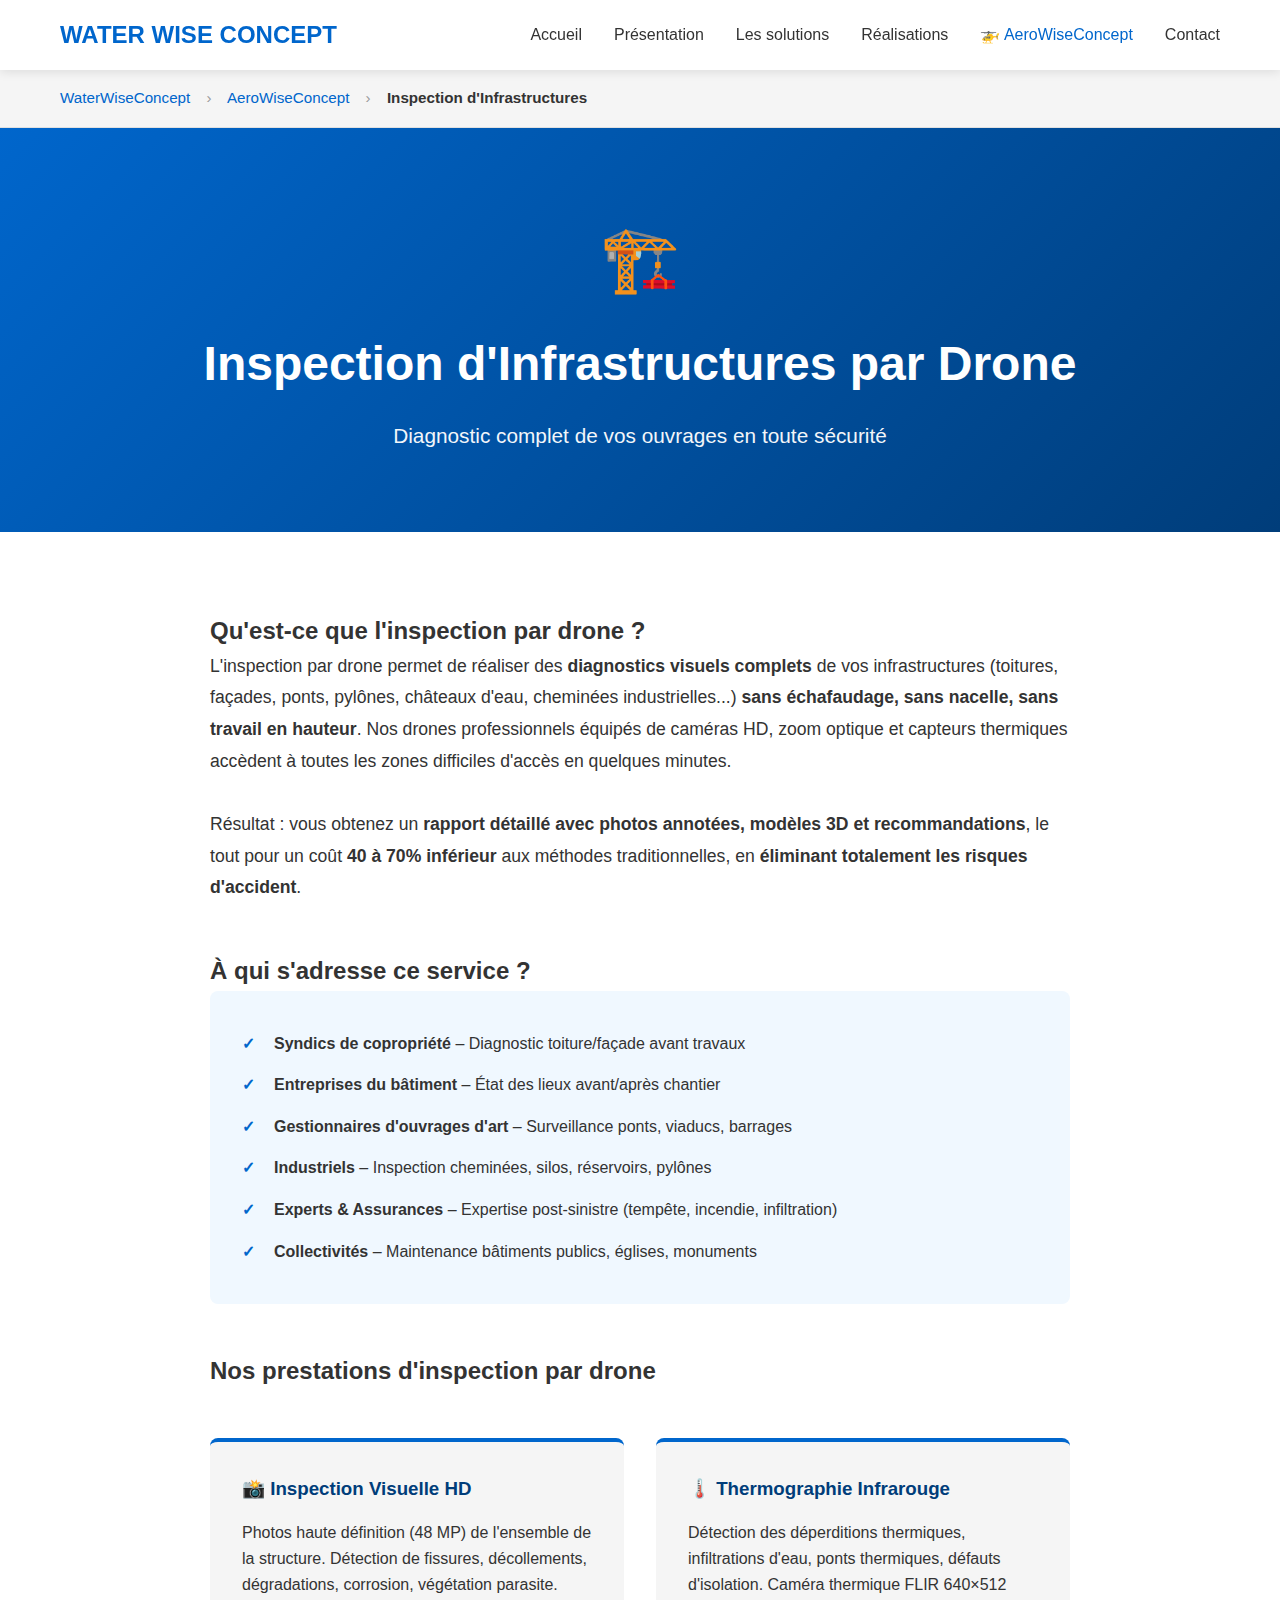
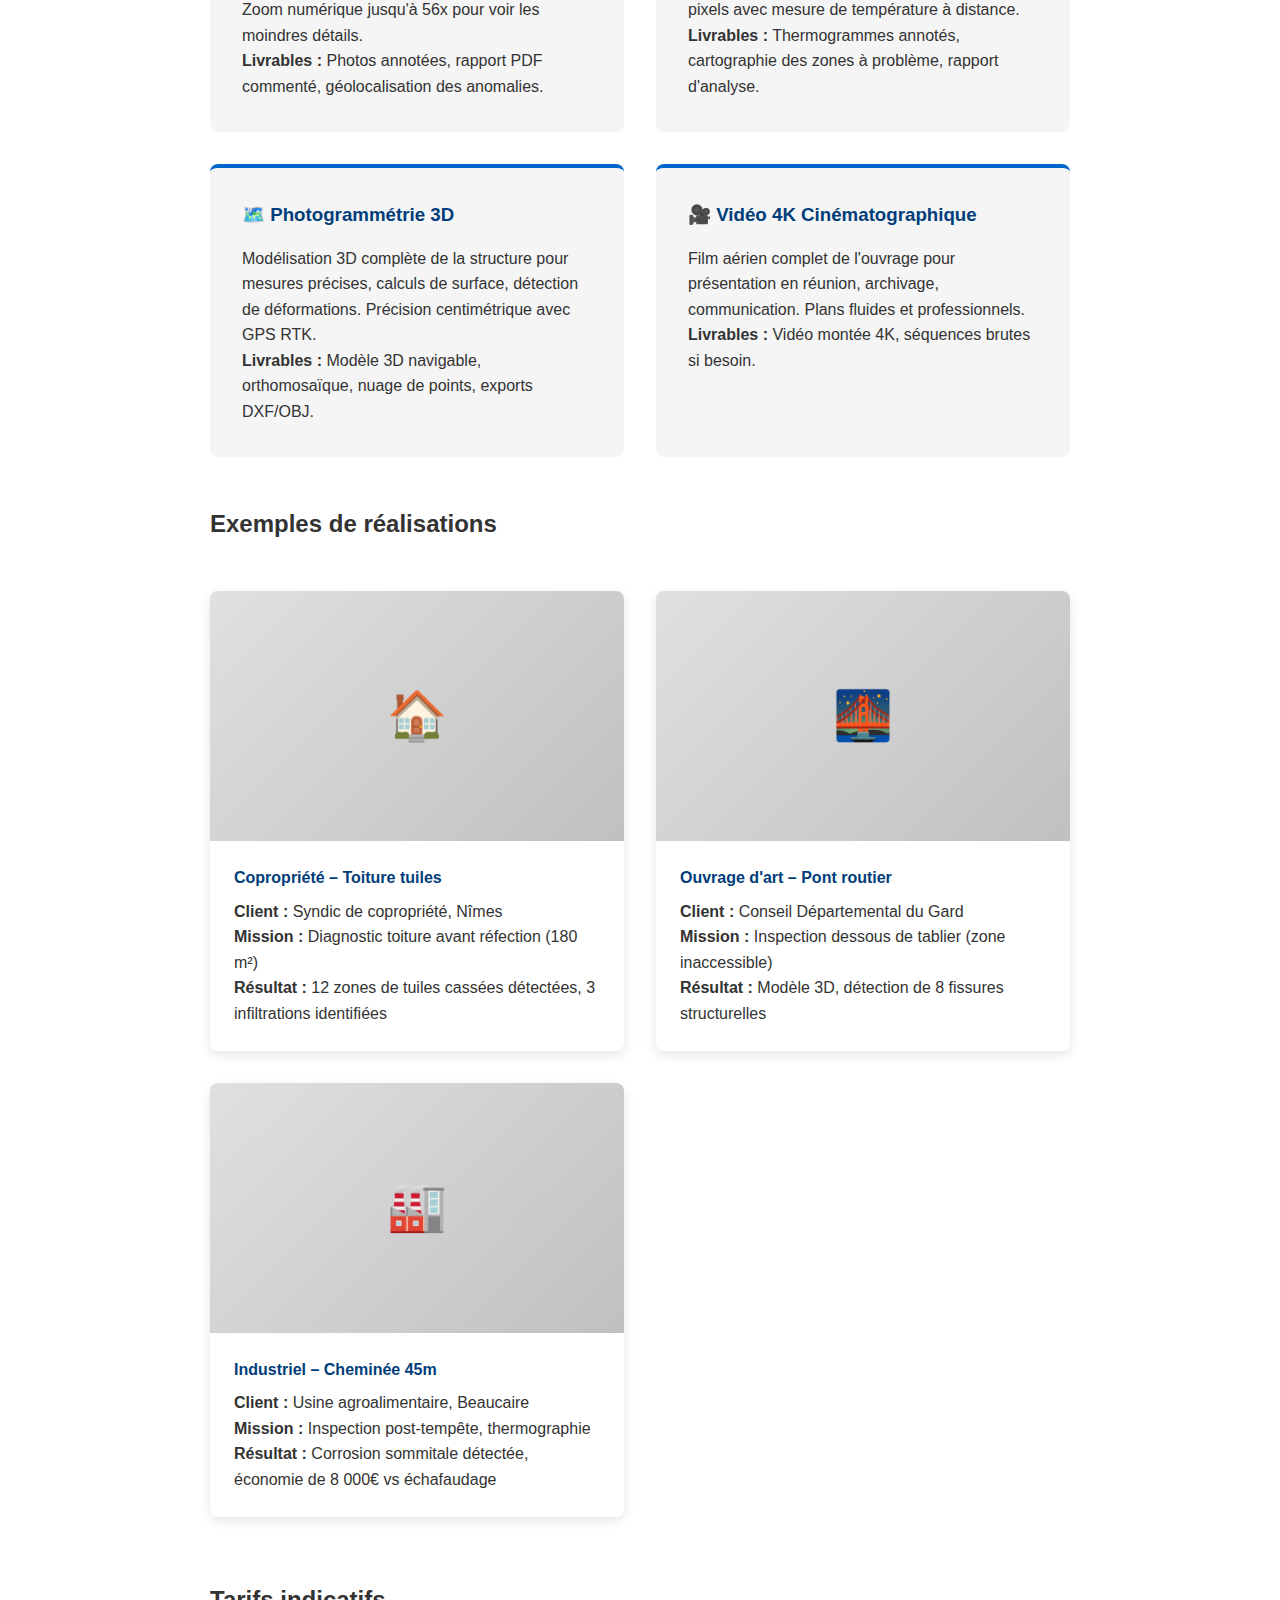
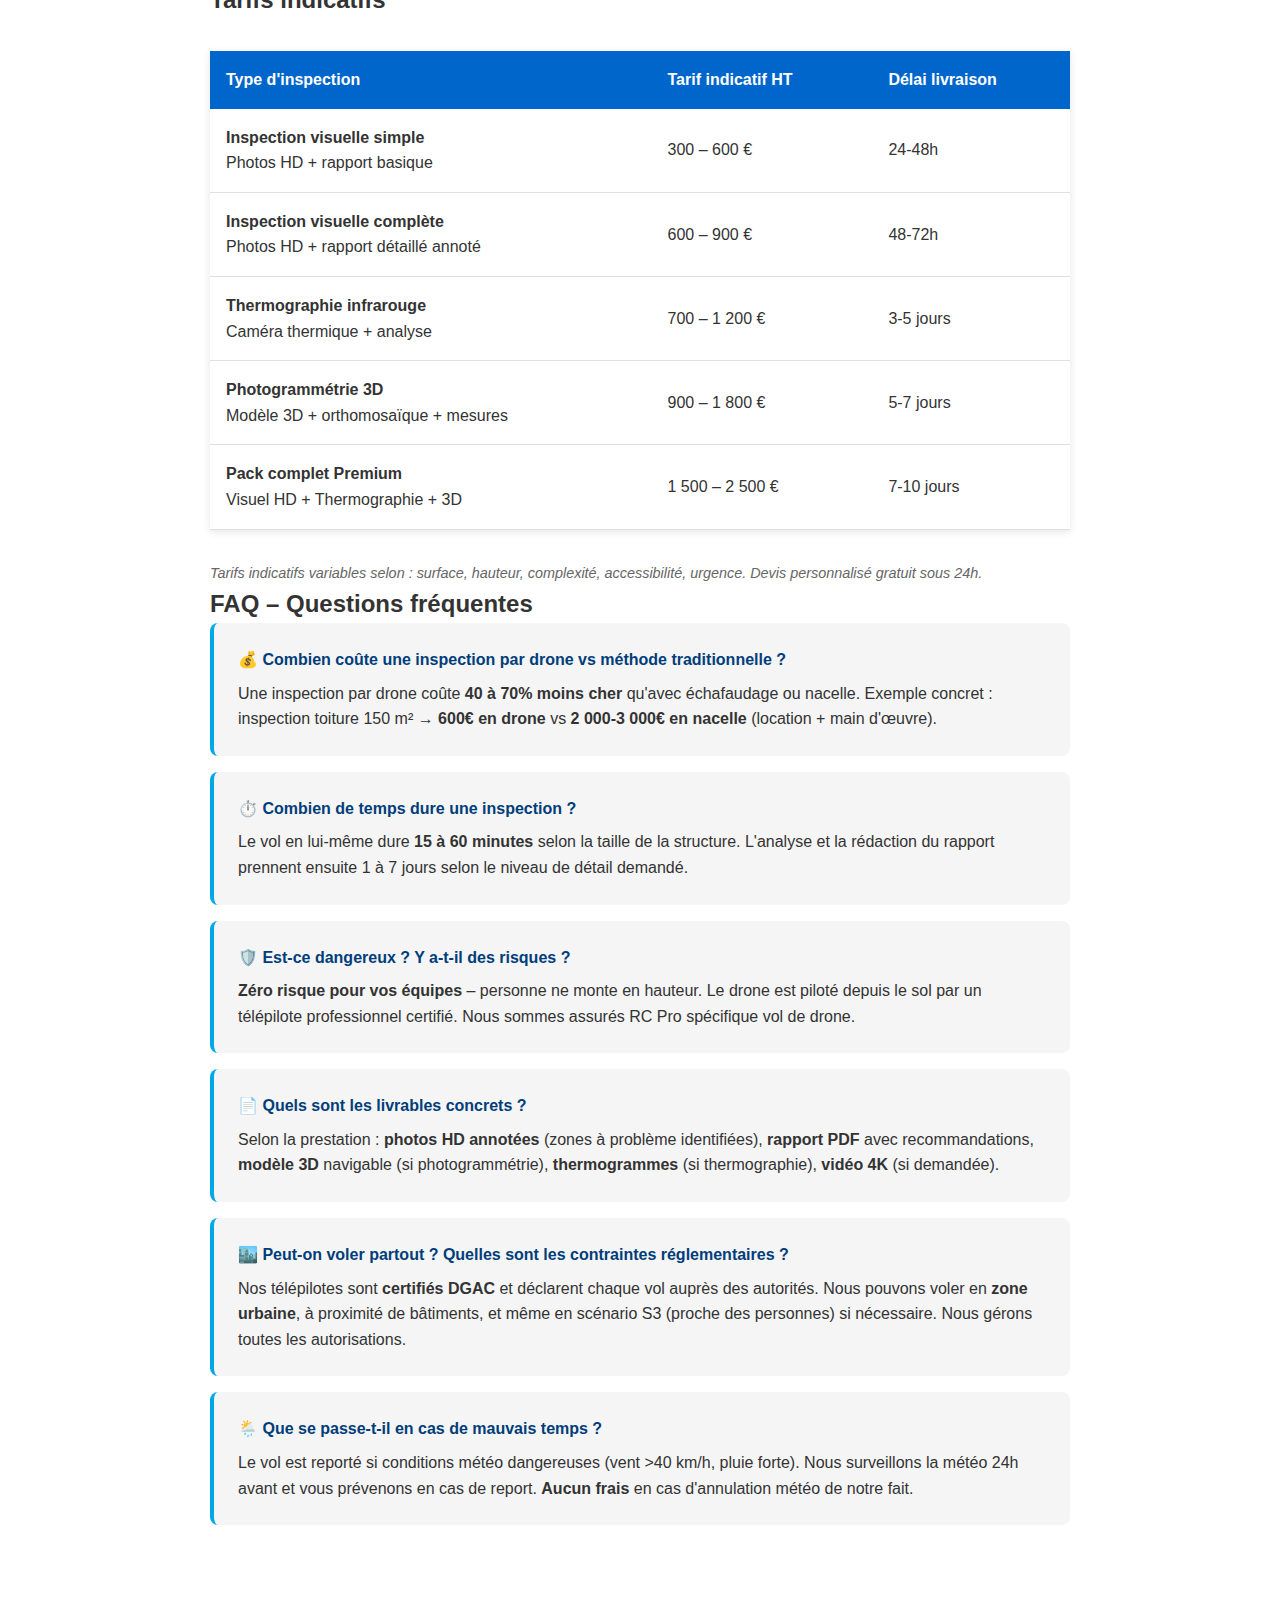
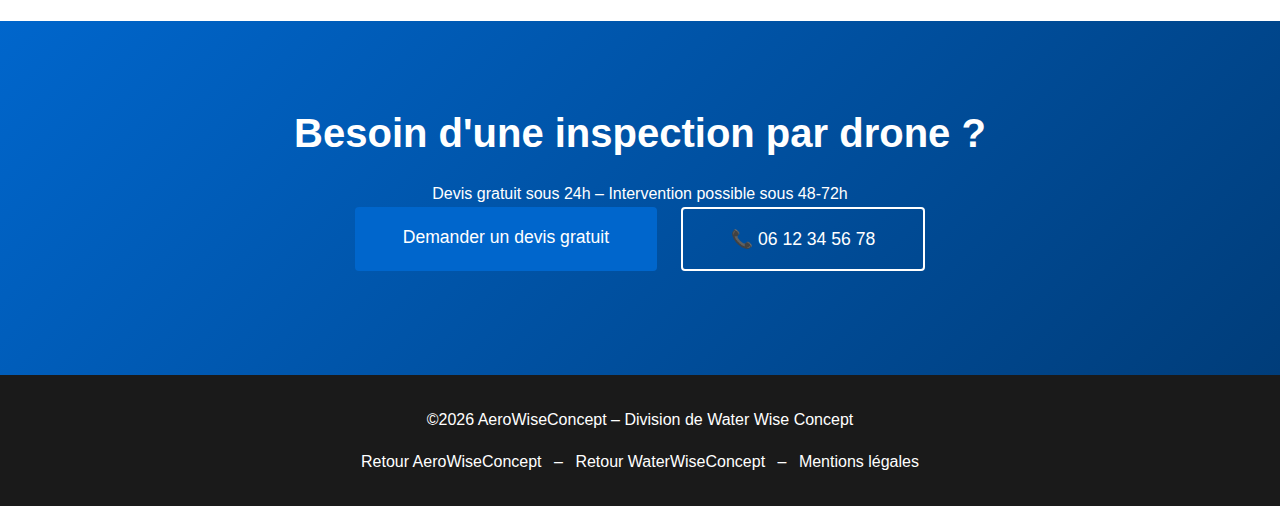
<file: aerowiseconcept/EXEMPLE-inspection-infrastructures.html>
<!DOCTYPE html>
<html lang="fr">
<head>
    <meta charset="UTF-8">
    <meta name="viewport" content="width=device-width, initial-scale=1.0">
    
    <!-- SEO Meta Tags -->
    <title>Inspection par Drone – AeroWiseConcept | Diagnostic Toiture & Façade dans le Gard</title>
    <meta name="description" content="Inspection professionnelle d'infrastructures par drone : toiture, façade, pont, ouvrage d'art. Thermographie infrarouge, photogrammétrie 3D. Devis gratuit dans le Gard.">
    <meta name="keywords" content="inspection drone, diagnostic toiture drone, thermographie infrarouge, inspection façade, photogrammétrie 3D, Gard, Nîmes">
    
    <link rel="stylesheet" href="../style.css">
    <link rel="stylesheet" href="aerowiseconcept-style.css">
    <style>
        /* Styles spécifiques à la page service */
        .service-detail-hero {
            background: linear-gradient(135deg, #0066cc 0%, #003d7a 100%);
            color: white;
            padding: 5rem 0;
            text-align: center;
        }
        
        .service-detail-hero h1 {
            font-size: 3rem;
            margin-bottom: 1rem;
        }
        
        .service-content {
            max-width: 900px;
            margin: 0 auto;
        }
        
        .prestations-grid {
            display: grid;
            grid-template-columns: repeat(auto-fit, minmax(280px, 1fr));
            gap: 2rem;
            margin: 3rem 0;
        }
        
        .prestation-card {
            background: #f5f5f5;
            padding: 2rem;
            border-radius: 8px;
            border-top: 4px solid #0066cc;
        }
        
        .prestation-card h3 {
            color: #003d7a;
            margin-bottom: 1rem;
        }
        
        .tarifs-table {
            width: 100%;
            border-collapse: collapse;
            margin: 2rem 0;
            background: white;
            box-shadow: 0 2px 8px rgba(0,0,0,0.1);
        }
        
        .tarifs-table th {
            background: #0066cc;
            color: white;
            padding: 1rem;
            text-align: left;
        }
        
        .tarifs-table td {
            padding: 1rem;
            border-bottom: 1px solid #e0e0e0;
        }
        
        .tarifs-table tr:hover {
            background: #f0f8ff;
        }
        
        .faq-item {
            background: #f5f5f5;
            padding: 1.5rem;
            margin-bottom: 1rem;
            border-radius: 8px;
            border-left: 4px solid #00a8e8;
        }
        
        .faq-item h4 {
            color: #003d7a;
            margin-bottom: 0.5rem;
        }
        
        .realisation-example {
            background: white;
            border-radius: 8px;
            overflow: hidden;
            box-shadow: 0 4px 12px rgba(0,0,0,0.1);
        }
        
        .realisation-example img {
            width: 100%;
            height: 250px;
            object-fit: cover;
            background: linear-gradient(135deg, #e0e0e0, #c0c0c0);
        }
        
        .realisation-example-content {
            padding: 1.5rem;
        }
    </style>
</head>
<body>
    <!-- Navigation -->
    <header>
        <nav class="navbar">
            <div class="container">
                <div class="logo">
                    <a href="../index.html" style="text-decoration: none; color: inherit;">
                        <h2>WATER WISE CONCEPT</h2>
                    </a>
                </div>
                <ul class="nav-menu">
                    <li><a href="../index.html#accueil">Accueil</a></li>
                    <li><a href="../index.html#presentation">Présentation</a></li>
                    <li class="dropdown">
                        <a href="../index.html#solutions">Les solutions</a>
                        <ul class="dropdown-menu">
                            <li><a href="../index.html#recuperation-pluie">Récupération de l'eau de pluie</a></li>
                            <li><a href="../index.html#recyclage-grises">Recyclage des eaux grises</a></li>
                            <li><a href="../index.html#gouttieres">Gouttières aluminium et Couvertines</a></li>
                            <li><a href="../index.html#assainissement">Assainissement non-collectif</a></li>
                            <li><a href="../index.html#zinguerie">Zinguerie toiture</a></li>
                        </ul>
                    </li>
                    <li><a href="../index.html#realisations">Réalisations</a></li>
                    <li><a href="index.html" class="nav-aero">🚁 AeroWiseConcept</a></li>
                    <li><a href="../index.html#contact">Contact</a></li>
                </ul>
            </div>
        </nav>
    </header>

    <!-- Breadcrumb -->
    <div class="breadcrumb">
        <div class="container">
            <a href="../index.html">WaterWiseConcept</a>
            <span class="separator">›</span>
            <a href="index.html">AeroWiseConcept</a>
            <span class="separator">›</span>
            <span class="current">Inspection d'Infrastructures</span>
        </div>
    </div>

    <!-- Hero -->
    <section class="service-detail-hero">
        <div class="container">
            <div style="font-size: 4rem; margin-bottom: 1rem;">🏗️</div>
            <h1>Inspection d'Infrastructures par Drone</h1>
            <p style="font-size: 1.3rem; opacity: 0.95;">
                Diagnostic complet de vos ouvrages en toute sécurité
            </p>
        </div>
    </section>

    <!-- Contenu principal -->
    <section style="padding: 5rem 0; background: white;">
        <div class="container service-content">
            
            <h2>Qu'est-ce que l'inspection par drone ?</h2>
            <p style="font-size: 1.1rem; line-height: 1.8; margin-bottom: 2rem;">
                L'inspection par drone permet de réaliser des <strong>diagnostics visuels complets</strong> de vos infrastructures 
                (toitures, façades, ponts, pylônes, châteaux d'eau, cheminées industrielles...) <strong>sans échafaudage, 
                sans nacelle, sans travail en hauteur</strong>. Nos drones professionnels équipés de caméras HD, zoom optique 
                et capteurs thermiques accèdent à toutes les zones difficiles d'accès en quelques minutes.
            </p>
            <p style="font-size: 1.1rem; line-height: 1.8; margin-bottom: 3rem;">
                Résultat : vous obtenez un <strong>rapport détaillé avec photos annotées, modèles 3D et recommandations</strong>, 
                le tout pour un coût <strong>40 à 70% inférieur</strong> aux méthodes traditionnelles, en <strong>éliminant 
                totalement les risques d'accident</strong>.
            </p>

            <h2>À qui s'adresse ce service ?</h2>
            <div style="background: #f0f8ff; padding: 2rem; border-radius: 8px; margin-bottom: 3rem;">
                <ul style="list-style: none; padding: 0;">
                    <li style="padding: 0.5rem 0; padding-left: 2rem; position: relative;">
                        <span style="position: absolute; left: 0; color: #0066cc; font-weight: bold;">✓</span>
                        <strong>Syndics de copropriété</strong> – Diagnostic toiture/façade avant travaux
                    </li>
                    <li style="padding: 0.5rem 0; padding-left: 2rem; position: relative;">
                        <span style="position: absolute; left: 0; color: #0066cc; font-weight: bold;">✓</span>
                        <strong>Entreprises du bâtiment</strong> – État des lieux avant/après chantier
                    </li>
                    <li style="padding: 0.5rem 0; padding-left: 2rem; position: relative;">
                        <span style="position: absolute; left: 0; color: #0066cc; font-weight: bold;">✓</span>
                        <strong>Gestionnaires d'ouvrages d'art</strong> – Surveillance ponts, viaducs, barrages
                    </li>
                    <li style="padding: 0.5rem 0; padding-left: 2rem; position: relative;">
                        <span style="position: absolute; left: 0; color: #0066cc; font-weight: bold;">✓</span>
                        <strong>Industriels</strong> – Inspection cheminées, silos, réservoirs, pylônes
                    </li>
                    <li style="padding: 0.5rem 0; padding-left: 2rem; position: relative;">
                        <span style="position: absolute; left: 0; color: #0066cc; font-weight: bold;">✓</span>
                        <strong>Experts & Assurances</strong> – Expertise post-sinistre (tempête, incendie, infiltration)
                    </li>
                    <li style="padding: 0.5rem 0; padding-left: 2rem; position: relative;">
                        <span style="position: absolute; left: 0; color: #0066cc; font-weight: bold;">✓</span>
                        <strong>Collectivités</strong> – Maintenance bâtiments publics, églises, monuments
                    </li>
                </ul>
            </div>

            <h2>Nos prestations d'inspection par drone</h2>
            <div class="prestations-grid">
                <div class="prestation-card">
                    <h3>📸 Inspection Visuelle HD</h3>
                    <p>Photos haute définition (48 MP) de l'ensemble de la structure. Détection de fissures, décollements, 
                    dégradations, corrosion, végétation parasite. Zoom numérique jusqu'à 56x pour voir les moindres détails.</p>
                    <p><strong>Livrables :</strong> Photos annotées, rapport PDF commenté, géolocalisation des anomalies.</p>
                </div>
                
                <div class="prestation-card">
                    <h3>🌡️ Thermographie Infrarouge</h3>
                    <p>Détection des déperditions thermiques, infiltrations d'eau, ponts thermiques, défauts d'isolation. 
                    Caméra thermique FLIR 640×512 pixels avec mesure de température à distance.</p>
                    <p><strong>Livrables :</strong> Thermogrammes annotés, cartographie des zones à problème, rapport d'analyse.</p>
                </div>
                
                <div class="prestation-card">
                    <h3>🗺️ Photogrammétrie 3D</h3>
                    <p>Modélisation 3D complète de la structure pour mesures précises, calculs de surface, détection de déformations. 
                    Précision centimétrique avec GPS RTK.</p>
                    <p><strong>Livrables :</strong> Modèle 3D navigable, orthomosaïque, nuage de points, exports DXF/OBJ.</p>
                </div>
                
                <div class="prestation-card">
                    <h3>🎥 Vidéo 4K Cinématographique</h3>
                    <p>Film aérien complet de l'ouvrage pour présentation en réunion, archivage, communication. 
                    Plans fluides et professionnels.</p>
                    <p><strong>Livrables :</strong> Vidéo montée 4K, séquences brutes si besoin.</p>
                </div>
            </div>

            <h2>Exemples de réalisations</h2>
            <div class="prestations-grid" style="margin-bottom: 4rem;">
                <div class="realisation-example">
                    <div style="width: 100%; height: 250px; background: linear-gradient(135deg, #e0e0e0, #c0c0c0); display: flex; align-items: center; justify-content: center; font-size: 3rem;">
                        🏠
                    </div>
                    <div class="realisation-example-content">
                        <h4 style="color: #003d7a; margin-bottom: 0.5rem;">Copropriété – Toiture tuiles</h4>
                        <p><strong>Client :</strong> Syndic de copropriété, Nîmes</p>
                        <p><strong>Mission :</strong> Diagnostic toiture avant réfection (180 m²)</p>
                        <p><strong>Résultat :</strong> 12 zones de tuiles cassées détectées, 3 infiltrations identifiées</p>
                    </div>
                </div>
                
                <div class="realisation-example">
                    <div style="width: 100%; height: 250px; background: linear-gradient(135deg, #e0e0e0, #c0c0c0); display: flex; align-items: center; justify-content: center; font-size: 3rem;">
                        🌉
                    </div>
                    <div class="realisation-example-content">
                        <h4 style="color: #003d7a; margin-bottom: 0.5rem;">Ouvrage d'art – Pont routier</h4>
                        <p><strong>Client :</strong> Conseil Départemental du Gard</p>
                        <p><strong>Mission :</strong> Inspection dessous de tablier (zone inaccessible)</p>
                        <p><strong>Résultat :</strong> Modèle 3D, détection de 8 fissures structurelles</p>
                    </div>
                </div>
                
                <div class="realisation-example">
                    <div style="width: 100%; height: 250px; background: linear-gradient(135deg, #e0e0e0, #c0c0c0); display: flex; align-items: center; justify-content: center; font-size: 3rem;">
                        🏭
                    </div>
                    <div class="realisation-example-content">
                        <h4 style="color: #003d7a; margin-bottom: 0.5rem;">Industriel – Cheminée 45m</h4>
                        <p><strong>Client :</strong> Usine agroalimentaire, Beaucaire</p>
                        <p><strong>Mission :</strong> Inspection post-tempête, thermographie</p>
                        <p><strong>Résultat :</strong> Corrosion sommitale détectée, économie de 8 000€ vs échafaudage</p>
                    </div>
                </div>
            </div>

            <h2>Tarifs indicatifs</h2>
            <table class="tarifs-table">
                <thead>
                    <tr>
                        <th>Type d'inspection</th>
                        <th>Tarif indicatif HT</th>
                        <th>Délai livraison</th>
                    </tr>
                </thead>
                <tbody>
                    <tr>
                        <td><strong>Inspection visuelle simple</strong><br>Photos HD + rapport basique</td>
                        <td>300 – 600 €</td>
                        <td>24-48h</td>
                    </tr>
                    <tr>
                        <td><strong>Inspection visuelle complète</strong><br>Photos HD + rapport détaillé annoté</td>
                        <td>600 – 900 €</td>
                        <td>48-72h</td>
                    </tr>
                    <tr>
                        <td><strong>Thermographie infrarouge</strong><br>Caméra thermique + analyse</td>
                        <td>700 – 1 200 €</td>
                        <td>3-5 jours</td>
                    </tr>
                    <tr>
                        <td><strong>Photogrammétrie 3D</strong><br>Modèle 3D + orthomosaïque + mesures</td>
                        <td>900 – 1 800 €</td>
                        <td>5-7 jours</td>
                    </tr>
                    <tr>
                        <td><strong>Pack complet Premium</strong><br>Visuel HD + Thermographie + 3D</td>
                        <td>1 500 – 2 500 €</td>
                        <td>7-10 jours</td>
                    </tr>
                </tbody>
            </table>
            <p style="font-size: 0.9rem; color: #666; margin-top: 1rem;">
                <em>Tarifs indicatifs variables selon : surface, hauteur, complexité, accessibilité, urgence. 
                Devis personnalisé gratuit sous 24h.</em>
            </p>

            <h2>FAQ – Questions fréquentes</h2>
            
            <div class="faq-item">
                <h4>💰 Combien coûte une inspection par drone vs méthode traditionnelle ?</h4>
                <p>Une inspection par drone coûte <strong>40 à 70% moins cher</strong> qu'avec échafaudage ou nacelle. 
                Exemple concret : inspection toiture 150 m² → <strong>600€ en drone</strong> vs <strong>2 000-3 000€ en nacelle</strong> 
                (location + main d'œuvre).</p>
            </div>
            
            <div class="faq-item">
                <h4>⏱️ Combien de temps dure une inspection ?</h4>
                <p>Le vol en lui-même dure <strong>15 à 60 minutes</strong> selon la taille de la structure. 
                L'analyse et la rédaction du rapport prennent ensuite 1 à 7 jours selon le niveau de détail demandé.</p>
            </div>
            
            <div class="faq-item">
                <h4>🛡️ Est-ce dangereux ? Y a-t-il des risques ?</h4>
                <p><strong>Zéro risque pour vos équipes</strong> – personne ne monte en hauteur. Le drone est piloté depuis le sol 
                par un télépilote professionnel certifié. Nous sommes assurés RC Pro spécifique vol de drone.</p>
            </div>
            
            <div class="faq-item">
                <h4>📄 Quels sont les livrables concrets ?</h4>
                <p>Selon la prestation : <strong>photos HD annotées</strong> (zones à problème identifiées), 
                <strong>rapport PDF</strong> avec recommandations, <strong>modèle 3D</strong> navigable (si photogrammétrie), 
                <strong>thermogrammes</strong> (si thermographie), <strong>vidéo 4K</strong> (si demandée).</p>
            </div>
            
            <div class="faq-item">
                <h4>🏙️ Peut-on voler partout ? Quelles sont les contraintes réglementaires ?</h4>
                <p>Nos télépilotes sont <strong>certifiés DGAC</strong> et déclarent chaque vol auprès des autorités. 
                Nous pouvons voler en <strong>zone urbaine</strong>, à proximité de bâtiments, et même en scénario S3 
                (proche des personnes) si nécessaire. Nous gérons toutes les autorisations.</p>
            </div>
            
            <div class="faq-item">
                <h4>🌦️ Que se passe-t-il en cas de mauvais temps ?</h4>
                <p>Le vol est reporté si conditions météo dangereuses (vent >40 km/h, pluie forte). 
                Nous surveillons la météo 24h avant et vous prévenons en cas de report. <strong>Aucun frais</strong> 
                en cas d'annulation météo de notre fait.</p>
            </div>

        </div>
    </section>

    <!-- CTA -->
    <section class="cta-section">
        <div class="container">
            <h2>Besoin d'une inspection par drone ?</h2>
            <p>Devis gratuit sous 24h – Intervention possible sous 48-72h</p>
            <div class="cta-buttons">
                <a href="../index.html#contact" class="btn btn-large">Demander un devis gratuit</a>
                <a href="tel:+33612345678" class="btn btn-large btn-outline">📞 06 12 34 56 78</a>
            </div>
        </div>
    </section>

    <!-- Footer -->
    <footer>
        <div class="container">
            <p>©2026 AeroWiseConcept – Division de Water Wise Concept</p>
            <div class="footer-links">
                <a href="index.html">Retour AeroWiseConcept</a>
                <span>–</span>
                <a href="../index.html">Retour WaterWiseConcept</a>
                <span>–</span>
                <a href="../index.html#mentions-legales">Mentions légales</a>
            </div>
        </div>
    </footer>
</body>
</html>
</file>
<file: style.css>
* {
    margin: 0;
    padding: 0;
    box-sizing: border-box;
}

:root {
    --primary-color: #0066cc;
    --secondary-color: #003d7a;
    --accent-color: #00a8e8;
    --dark-bg: #1a1a1a;
    --light-bg: #f5f5f5;
    --text-color: #333;
    --white: #ffffff;
}

body {
    font-family: 'Segoe UI', Tahoma, Geneva, Verdana, sans-serif;
    line-height: 1.6;
    color: var(--text-color);
}

.container {
    max-width: 1200px;
    margin: 0 auto;
    padding: 0 20px;
}

/* Navigation */
.navbar {
    background: var(--white);
    box-shadow: 0 2px 10px rgba(0, 0, 0, 0.1);
    position: sticky;
    top: 0;
    z-index: 1000;
    padding: 1rem 0;
}

.navbar .container {
    display: flex;
    justify-content: space-between;
    align-items: center;
}

.logo h2 {
    color: var(--primary-color);
    font-size: 1.5rem;
    font-weight: 700;
}

.nav-menu {
    display: flex;
    list-style: none;
    gap: 2rem;
}

.nav-menu a {
    text-decoration: none;
    color: var(--text-color);
    font-weight: 500;
    transition: color 0.3s;
}

.nav-menu a:hover {
    color: var(--primary-color);
}

.nav-aero {
    color: var(--primary-color) !important;
    font-weight: 600;
}

.dropdown {
    position: relative;
}

.dropdown-menu {
    display: none;
    position: absolute;
    top: 100%;
    left: 0;
    background: var(--white);
    box-shadow: 0 4px 12px rgba(0, 0, 0, 0.15);
    list-style: none;
    min-width: 250px;
    padding: 1rem 0;
}

.dropdown:hover .dropdown-menu {
    display: block;
}

.dropdown-menu li {
    padding: 0.5rem 1.5rem;
}

.dropdown-menu a {
    display: block;
}

/* Hero Section */
.hero {
    background: linear-gradient(135deg, var(--primary-color) 0%, var(--secondary-color) 100%);
    color: var(--white);
    padding: 8rem 0;
    text-align: center;
}

.hero-content h1 {
    font-size: 3.5rem;
    margin-bottom: 1rem;
    font-weight: 700;
}

.hero-content h2 {
    font-size: 2rem;
    margin-bottom: 1rem;
    font-weight: 400;
}

.hero-subtitle {
    font-size: 1.3rem;
    opacity: 0.9;
}

/* Services Grid */
.services-grid {
    padding: 4rem 0;
    background: var(--light-bg);
}

.services-grid .container {
    display: grid;
    grid-template-columns: repeat(auto-fit, minmax(250px, 1fr));
    gap: 2rem;
}

.service-card {
    background: var(--white);
    padding: 3rem 2rem;
    border-radius: 8px;
    box-shadow: 0 4px 12px rgba(0, 0, 0, 0.1);
    text-align: center;
    transition: transform 0.3s, box-shadow 0.3s;
}

.service-card:hover {
    transform: translateY(-5px);
    box-shadow: 0 8px 20px rgba(0, 0, 0, 0.15);
}

.service-card h3 {
    color: var(--primary-color);
    font-size: 1.4rem;
    margin-bottom: 1.5rem;
    min-height: 60px;
}

.btn {
    display: inline-block;
    padding: 0.75rem 2rem;
    background: var(--primary-color);
    color: var(--white);
    text-decoration: none;
    border-radius: 4px;
    transition: background 0.3s;
}

.btn:hover {
    background: var(--secondary-color);
}

.btn-large {
    padding: 1rem 3rem;
    font-size: 1.1rem;
}

/* Intro Section */
.intro-section {
    padding: 4rem 0;
    background: var(--white);
}

.intro-text {
    font-size: 1.2rem;
    text-align: center;
    line-height: 1.8;
    max-width: 900px;
    margin: 0 auto;
}

/* Enjeux Section */
.enjeux-section {
    padding: 5rem 0;
    background: var(--light-bg);
}

.enjeux-section h2 {
    font-size: 2.5rem;
    color: var(--primary-color);
    margin-bottom: 3rem;
    text-align: center;
}

.enjeux-content {
    max-width: 900px;
    margin: 0 auto;
}

.enjeux-section blockquote {
    background: var(--white);
    padding: 2rem;
    border-left: 4px solid var(--primary-color);
    margin: 2rem 0;
    font-style: italic;
    font-size: 1.1rem;
}

.enjeux-section cite {
    display: block;
    margin-top: 1rem;
    font-size: 0.9rem;
    color: #666;
}

.stat-box {
    background: #fff3cd;
    border: 2px solid #ffc107;
    padding: 1.5rem;
    margin: 2rem 0;
    border-radius: 4px;
}

.enjeux-section h3 {
    color: var(--secondary-color);
    margin: 2rem 0 1rem;
    font-size: 1.3rem;
}

.enjeux-section ol {
    margin-left: 2rem;
    margin-bottom: 2rem;
}

.enjeux-section ol li {
    margin-bottom: 0.5rem;
}

/* Solutions Section */
.solutions-section {
    padding: 5rem 0;
    background: var(--white);
}

.solutions-section h2 {
    font-size: 2.5rem;
    color: var(--primary-color);
    margin-bottom: 3rem;
    text-align: center;
}

.solutions-grid {
    display: grid;
    gap: 2rem;
    max-width: 900px;
    margin: 0 auto;
}

.solution-item {
    background: var(--light-bg);
    padding: 2rem;
    border-radius: 8px;
    border-left: 4px solid var(--primary-color);
}

.solution-item h3 {
    color: var(--secondary-color);
    margin-bottom: 1rem;
    font-size: 1.5rem;
}

/* Chiffres Section */
.chiffres-section {
    padding: 5rem 0;
    background: var(--secondary-color);
    color: var(--white);
}

.chiffres-section h2 {
    font-size: 2.5rem;
    margin-bottom: 1rem;
    text-align: center;
}

.chiffres-section .subtitle {
    text-align: center;
    font-size: 1.1rem;
    opacity: 0.9;
    margin-bottom: 3rem;
}

.stats-grid {
    display: grid;
    grid-template-columns: repeat(auto-fit, minmax(300px, 1fr));
    gap: 2rem;
    max-width: 1100px;
    margin: 0 auto;
}

.stat-card {
    background: rgba(255, 255, 255, 0.1);
    padding: 2.5rem;
    border-radius: 8px;
    text-align: center;
    backdrop-filter: blur(10px);
}

.stat-number {
    font-size: 4rem;
    font-weight: 700;
    color: var(--accent-color);
    margin-bottom: 1rem;
}

.stat-card p {
    font-size: 0.95rem;
    line-height: 1.6;
}

/* Philosophie Section */
.philosophie-section {
    padding: 5rem 0;
    background: var(--light-bg);
}

.philosophie-section h2 {
    font-size: 2.5rem;
    color: var(--primary-color);
    margin-bottom: 2rem;
}

.content-text {
    max-width: 900px;
    margin: 0 auto;
}

.content-text p {
    font-size: 1.1rem;
    line-height: 1.8;
}

/* Méthode Section */
.methode-section {
    padding: 5rem 0;
    background: var(--white);
}

.methode-section h2 {
    font-size: 2.5rem;
    color: var(--primary-color);
    margin-bottom: 1rem;
    text-align: center;
}

.methode-section .subtitle {
    text-align: center;
    font-size: 1.2rem;
    color: #666;
    margin-bottom: 3rem;
}

.methode-steps {
    display: grid;
    grid-template-columns: repeat(auto-fit, minmax(250px, 1fr));
    gap: 2rem;
    margin-bottom: 4rem;
}

.step {
    text-align: center;
    padding: 2rem;
}

.step-number {
    width: 80px;
    height: 80px;
    background: var(--primary-color);
    color: var(--white);
    border-radius: 50%;
    display: flex;
    align-items: center;
    justify-content: center;
    font-size: 2rem;
    font-weight: 700;
    margin: 0 auto 1.5rem;
}

.step p {
    font-size: 1.05rem;
    line-height: 1.6;
}

.zone-intervention {
    background: var(--light-bg);
    padding: 2rem;
    border-radius: 8px;
    max-width: 900px;
    margin: 0 auto;
}

.zone-intervention h3 {
    color: var(--secondary-color);
    margin-bottom: 1rem;
    font-size: 1.5rem;
}

.zone-intervention p {
    font-size: 1.05rem;
    line-height: 1.8;
}

/* Réalisations Section */
.realisations-section {
    padding: 5rem 0;
    background: var(--light-bg);
}

.realisations-section h2 {
    font-size: 2.5rem;
    color: var(--primary-color);
    margin-bottom: 3rem;
    text-align: center;
}

.realisations-grid {
    display: grid;
    grid-template-columns: repeat(auto-fit, minmax(280px, 1fr));
    gap: 2rem;
}

.realisation-card {
    background: var(--white);
    border-radius: 8px;
    overflow: hidden;
    box-shadow: 0 4px 12px rgba(0, 0, 0, 0.1);
    transition: transform 0.3s, box-shadow 0.3s;
}

.realisation-card:hover {
    transform: translateY(-5px);
    box-shadow: 0 8px 20px rgba(0, 0, 0, 0.15);
}

.realisation-image {
    width: 100%;
    height: 200px;
    background: linear-gradient(135deg, #e0e0e0 0%, #c0c0c0 100%);
}

.realisation-card h4 {
    padding: 1rem 1.5rem 0.5rem;
    color: var(--secondary-color);
    font-size: 1.1rem;
}

.realisation-card p {
    padding: 0 1.5rem 1.5rem;
    color: #666;
}

/* Contact Section */
.contact-section {
    padding: 5rem 0;
    background: var(--white);
    text-align: center;
}

.contact-section h2 {
    font-size: 2.5rem;
    color: var(--primary-color);
    margin-bottom: 1.5rem;
}

.contact-section p {
    font-size: 1.2rem;
    margin-bottom: 2rem;
}

/* Footer */
footer {
    background: var(--dark-bg);
    color: var(--white);
    padding: 2rem 0;
    text-align: center;
}

.footer-links {
    margin-top: 1rem;
}

.footer-links a {
    color: var(--white);
    text-decoration: none;
    margin: 0 0.5rem;
}

.footer-links a:hover {
    color: var(--accent-color);
}

/* Responsive */
@media (max-width: 768px) {
    .nav-menu {
        flex-direction: column;
        gap: 1rem;
    }
    
    .hero-content h1 {
        font-size: 2.5rem;
    }
    
    .hero-content h2 {
        font-size: 1.5rem;
    }
    
    .services-grid .container {
        grid-template-columns: 1fr;
    }
    
    .stats-grid {
        grid-template-columns: 1fr;
    }
    
    .methode-steps {
        grid-template-columns: 1fr;
    }
    
    .stat-number {
        font-size: 3rem;
    }
}
</file>
<file: aerowiseconcept/aerowiseconcept-style.css>
/* ========================================
   AEROWISECONCEPT - Styles complémentaires
   ======================================== */

/* Variables spécifiques AeroWise (harmonisation avec Water Wise) */
:root {
    --aero-primary: #0066cc;
    --aero-secondary: #00a8e8;
    --aero-dark: #003d7a;
    --aero-accent: #4dabf7;
    --aero-light-bg: #f0f8ff;
}

/* ========================================
   NAVIGATION - Style actif AeroWise
   ======================================== */
.nav-aero {
    font-weight: 600;
    color: var(--aero-primary) !important;
}

.nav-aero.active {
    border-bottom: 3px solid var(--aero-primary);
    padding-bottom: 0.5rem;
}

/* ========================================
   BREADCRUMB (Fil d'Ariane)
   ======================================== */
.breadcrumb {
    background: var(--light-bg);
    padding: 1rem 0;
    font-size: 0.95rem;
    border-bottom: 1px solid #e0e0e0;
}

.breadcrumb a {
    color: var(--primary-color);
    text-decoration: none;
    transition: color 0.3s;
}

.breadcrumb a:hover {
    color: var(--secondary-color);
    text-decoration: underline;
}

.breadcrumb .separator {
    margin: 0 0.75rem;
    color: #999;
}

.breadcrumb .current {
    color: var(--text-color);
    font-weight: 600;
}

/* ========================================
   HERO SECTION - Style AeroWise
   ======================================== */
.hero-aero {
    background: linear-gradient(135deg, var(--aero-primary) 0%, var(--aero-dark) 100%);
    position: relative;
    overflow: hidden;
}

.hero-aero::before {
    content: '';
    position: absolute;
    top: 0;
    left: 0;
    right: 0;
    bottom: 0;
    background: url('data:image/svg+xml,<svg width="100" height="100" xmlns="http://www.w3.org/2000/svg"><path d="M0 0h100v100H0z" fill="none"/><path d="M50 20L60 40 80 40 65 52 70 70 50 58 30 70 35 52 20 40 40 40z" fill="rgba(255,255,255,0.05)"/></svg>');
    background-size: 150px 150px;
    opacity: 0.3;
}

.hero-aero .hero-content {
    position: relative;
    z-index: 1;
}

.hero-icon {
    font-size: 5rem;
    margin-bottom: 1rem;
    animation: float 3s ease-in-out infinite;
}

@keyframes float {
    0%, 100% { transform: translateY(0); }
    50% { transform: translateY(-20px); }
}

.hero-description {
    font-size: 1.2rem;
    margin-top: 1rem;
    opacity: 0.95;
}

/* ========================================
   POURQUOI LE DRONE
   ======================================== */
.pourquoi-drone {
    padding: 5rem 0;
    background: var(--aero-light-bg);
}

.pourquoi-drone h2 {
    font-size: 2.5rem;
    color: var(--aero-primary);
    margin-bottom: 1rem;
    text-align: center;
}

.section-intro {
    text-align: center;
    font-size: 1.2rem;
    color: #666;
    max-width: 800px;
    margin: 0 auto 3rem;
}

.avantages-grid {
    display: grid;
    grid-template-columns: repeat(auto-fit, minmax(320px, 1fr));
    gap: 2rem;
}

.avantage-card {
    background: var(--white);
    padding: 2.5rem;
    border-radius: 12px;
    box-shadow: 0 4px 15px rgba(0, 102, 204, 0.1);
    transition: transform 0.3s, box-shadow 0.3s;
    border-top: 4px solid var(--aero-primary);
}

.avantage-card:hover {
    transform: translateY(-8px);
    box-shadow: 0 8px 25px rgba(0, 102, 204, 0.2);
}

.avantage-icon {
    font-size: 3rem;
    margin-bottom: 1rem;
}

.avantage-card h3 {
    color: var(--aero-dark);
    font-size: 1.4rem;
    margin-bottom: 1rem;
}

.avantage-card p {
    font-size: 1rem;
    line-height: 1.7;
    color: var(--text-color);
}

/* ========================================
   DOMAINES D'INTERVENTION
   ======================================== */
.domaines-section {
    padding: 5rem 0;
    background: var(--white);
}

.domaines-section h2 {
    font-size: 2.5rem;
    color: var(--aero-primary);
    margin-bottom: 1rem;
    text-align: center;
}

.domaines-grid {
    display: grid;
    grid-template-columns: repeat(auto-fit, minmax(350px, 1fr));
    gap: 2.5rem;
    margin-top: 3rem;
}

.domaine-card {
    background: var(--light-bg);
    border-radius: 12px;
    padding: 2.5rem;
    border-left: 5px solid var(--aero-secondary);
    transition: border-color 0.3s;
}

.domaine-card:hover {
    border-left-color: var(--aero-primary);
}

.domaine-header {
    display: flex;
    align-items: center;
    gap: 1rem;
    margin-bottom: 1.5rem;
}

.domaine-icon {
    font-size: 2.5rem;
    flex-shrink: 0;
}

.domaine-card h3 {
    color: var(--aero-dark);
    font-size: 1.5rem;
    margin: 0;
}

.domaine-description {
    font-size: 1.05rem;
    line-height: 1.7;
    margin-bottom: 1.5rem;
    color: var(--text-color);
}

.domaine-liste {
    list-style: none;
    padding: 0;
    margin-bottom: 1.5rem;
}

.domaine-liste li {
    padding: 0.75rem 0;
    padding-left: 1.5rem;
    position: relative;
    font-size: 0.95rem;
    line-height: 1.6;
}

.domaine-liste li::before {
    content: '✓';
    position: absolute;
    left: 0;
    color: var(--aero-primary);
    font-weight: bold;
}

.domaine-liste strong {
    color: var(--aero-dark);
}

.coming-soon {
    display: inline-block;
    padding: 0.5rem 1rem;
    background: #fff3cd;
    color: #856404;
    border-radius: 4px;
    font-size: 0.9rem;
    font-style: italic;
}

.btn-secondary {
    background: var(--aero-secondary);
}

.btn-secondary:hover {
    background: var(--aero-primary);
}

/* ========================================
   NOTRE DIFFÉRENCE
   ======================================== */
.difference-section {
    padding: 5rem 0;
    background: var(--aero-light-bg);
}

.difference-section h2 {
    font-size: 2.5rem;
    color: var(--aero-primary);
    margin-bottom: 1rem;
    text-align: center;
}

.difference-grid {
    display: grid;
    grid-template-columns: repeat(auto-fit, minmax(320px, 1fr));
    gap: 2rem;
    margin-top: 3rem;
}

.difference-item {
    background: var(--white);
    padding: 2rem;
    border-radius: 10px;
    box-shadow: 0 3px 12px rgba(0, 0, 0, 0.08);
}

.difference-icon {
    font-size: 2.5rem;
    margin-bottom: 1rem;
}

.difference-item h3 {
    color: var(--aero-dark);
    font-size: 1.3rem;
    margin-bottom: 1rem;
}

.difference-item p {
    font-size: 0.98rem;
    line-height: 1.7;
    color: var(--text-color);
}

/* ========================================
   ZONE D'INTERVENTION AERO
   ======================================== */
.zone-intervention-aero {
    padding: 4rem 0;
    background: var(--white);
}

.zone-intervention-aero h2 {
    font-size: 2.5rem;
    color: var(--aero-primary);
    margin-bottom: 2rem;
    text-align: center;
}

.zone-content {
    max-width: 900px;
    margin: 0 auto;
    background: var(--light-bg);
    padding: 2.5rem;
    border-radius: 10px;
    border-left: 5px solid var(--aero-primary);
}

.zone-content p {
    font-size: 1.1rem;
    line-height: 1.8;
    margin-bottom: 1rem;
}

.zone-content p:last-child {
    margin-bottom: 0;
}

/* ========================================
   CTA SECTION
   ======================================== */
.cta-section {
    padding: 5rem 0;
    background: linear-gradient(135deg, var(--aero-primary) 0%, var(--aero-dark) 100%);
    color: var(--white);
    text-align: center;
}

.cta-section h2 {
    font-size: 2.5rem;
    margin-bottom: 1rem;
}

.cta-section > p {
    font-size: 1.2rem;
    margin-bottom: 2.5rem;
    opacity: 0.95;
}

.cta-buttons {
    display: flex;
    justify-content: center;
    gap: 1.5rem;
    flex-wrap: wrap;
    margin-bottom: 1.5rem;
}

.btn-outline {
    background: transparent;
    border: 2px solid var(--white);
    color: var(--white);
}

.btn-outline:hover {
    background: var(--white);
    color: var(--aero-primary);
}

.cta-note {
    margin-top: 2rem;
    opacity: 0.9;
}

.cta-note small {
    font-size: 0.95rem;
}

/* ========================================
   RESPONSIVE - Mobile & Tablet
   ======================================== */
@media (max-width: 768px) {
    .hero-icon {
        font-size: 3.5rem;
    }
    
    .hero-aero h1 {
        font-size: 2.5rem;
    }
    
    .hero-aero h2 {
        font-size: 1.5rem;
    }
    
    .avantages-grid,
    .domaines-grid,
    .difference-grid {
        grid-template-columns: 1fr;
    }
    
    .cta-buttons {
        flex-direction: column;
        align-items: stretch;
    }
    
    .btn-large {
        width: 100%;
        text-align: center;
    }
    
    .domaine-header {
        flex-direction: column;
        align-items: flex-start;
    }
}

/* ========================================
   PRINT STYLES (bonus)
   ======================================== */
@media print {
    .navbar,
    .breadcrumb,
    .cta-section,
    footer {
        display: none;
    }
    
    .hero-aero {
        background: var(--white);
        color: var(--text-color);
    }
}
</file>
